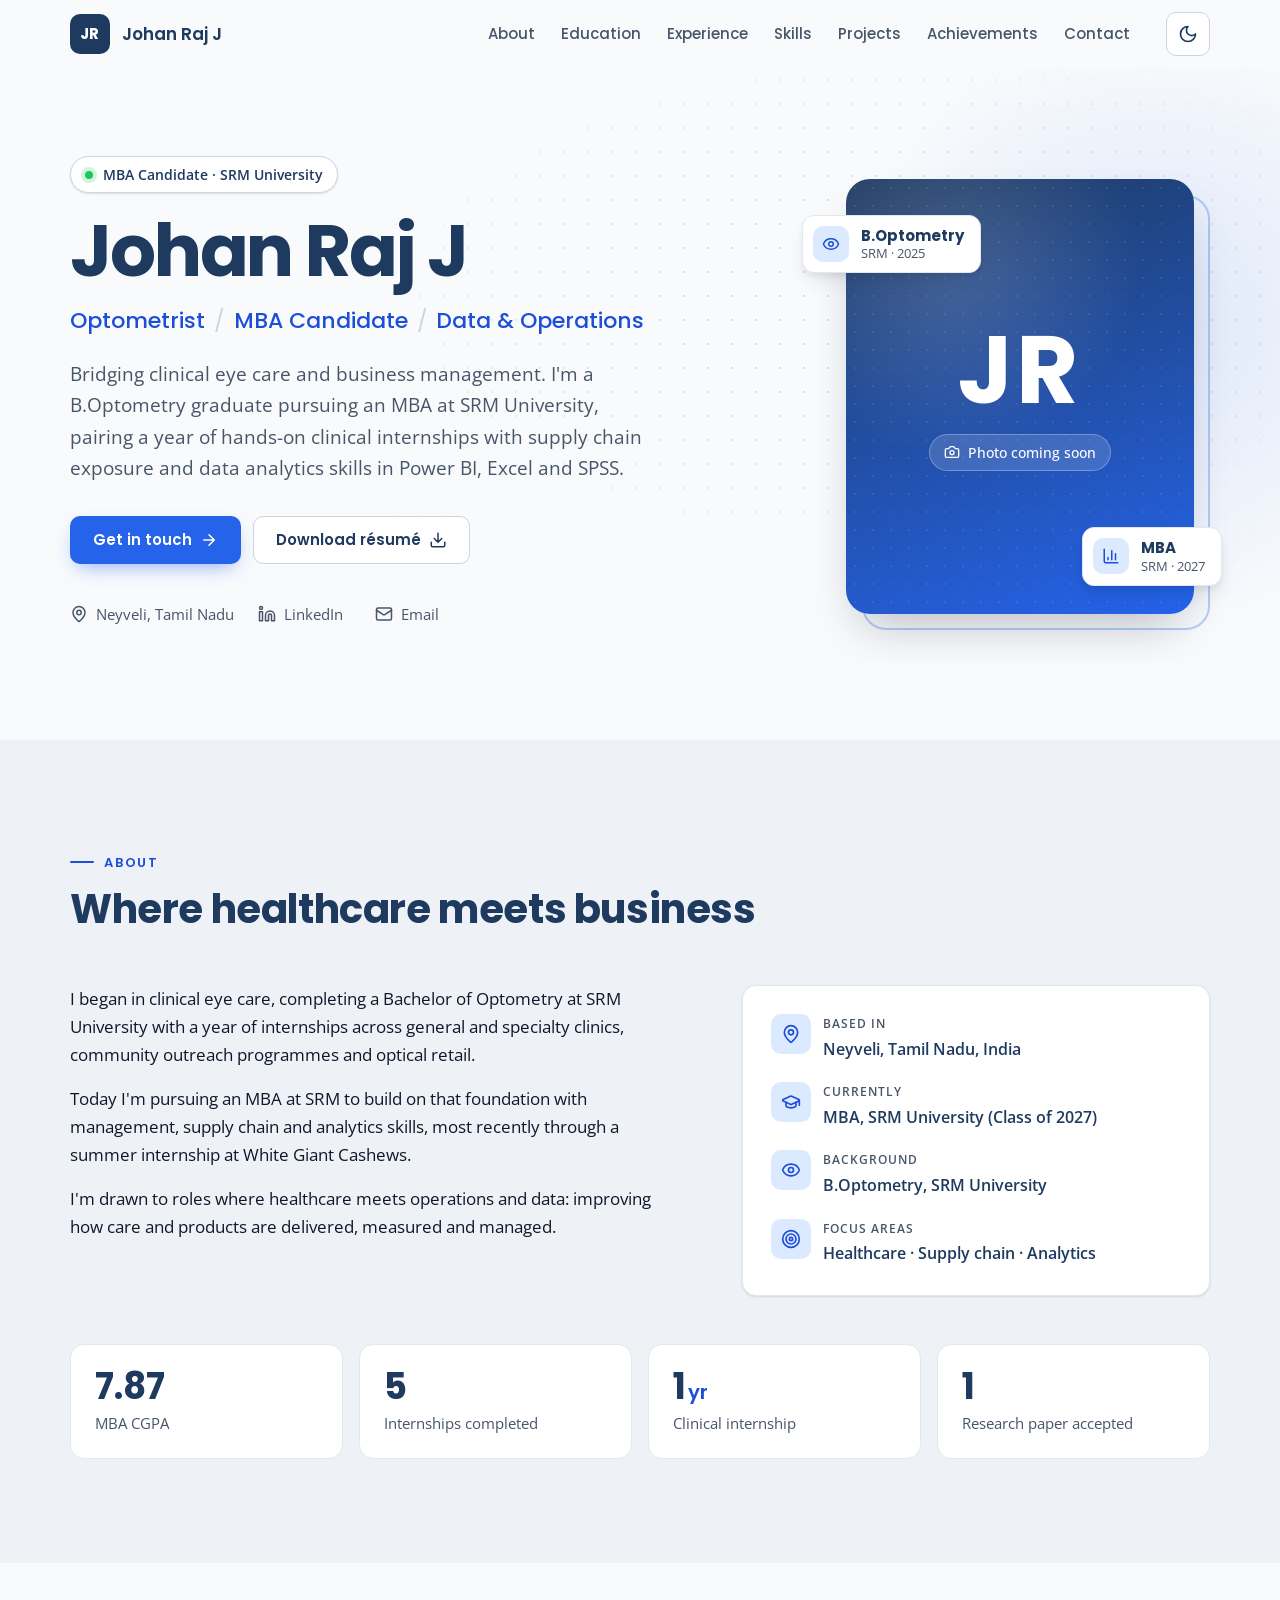
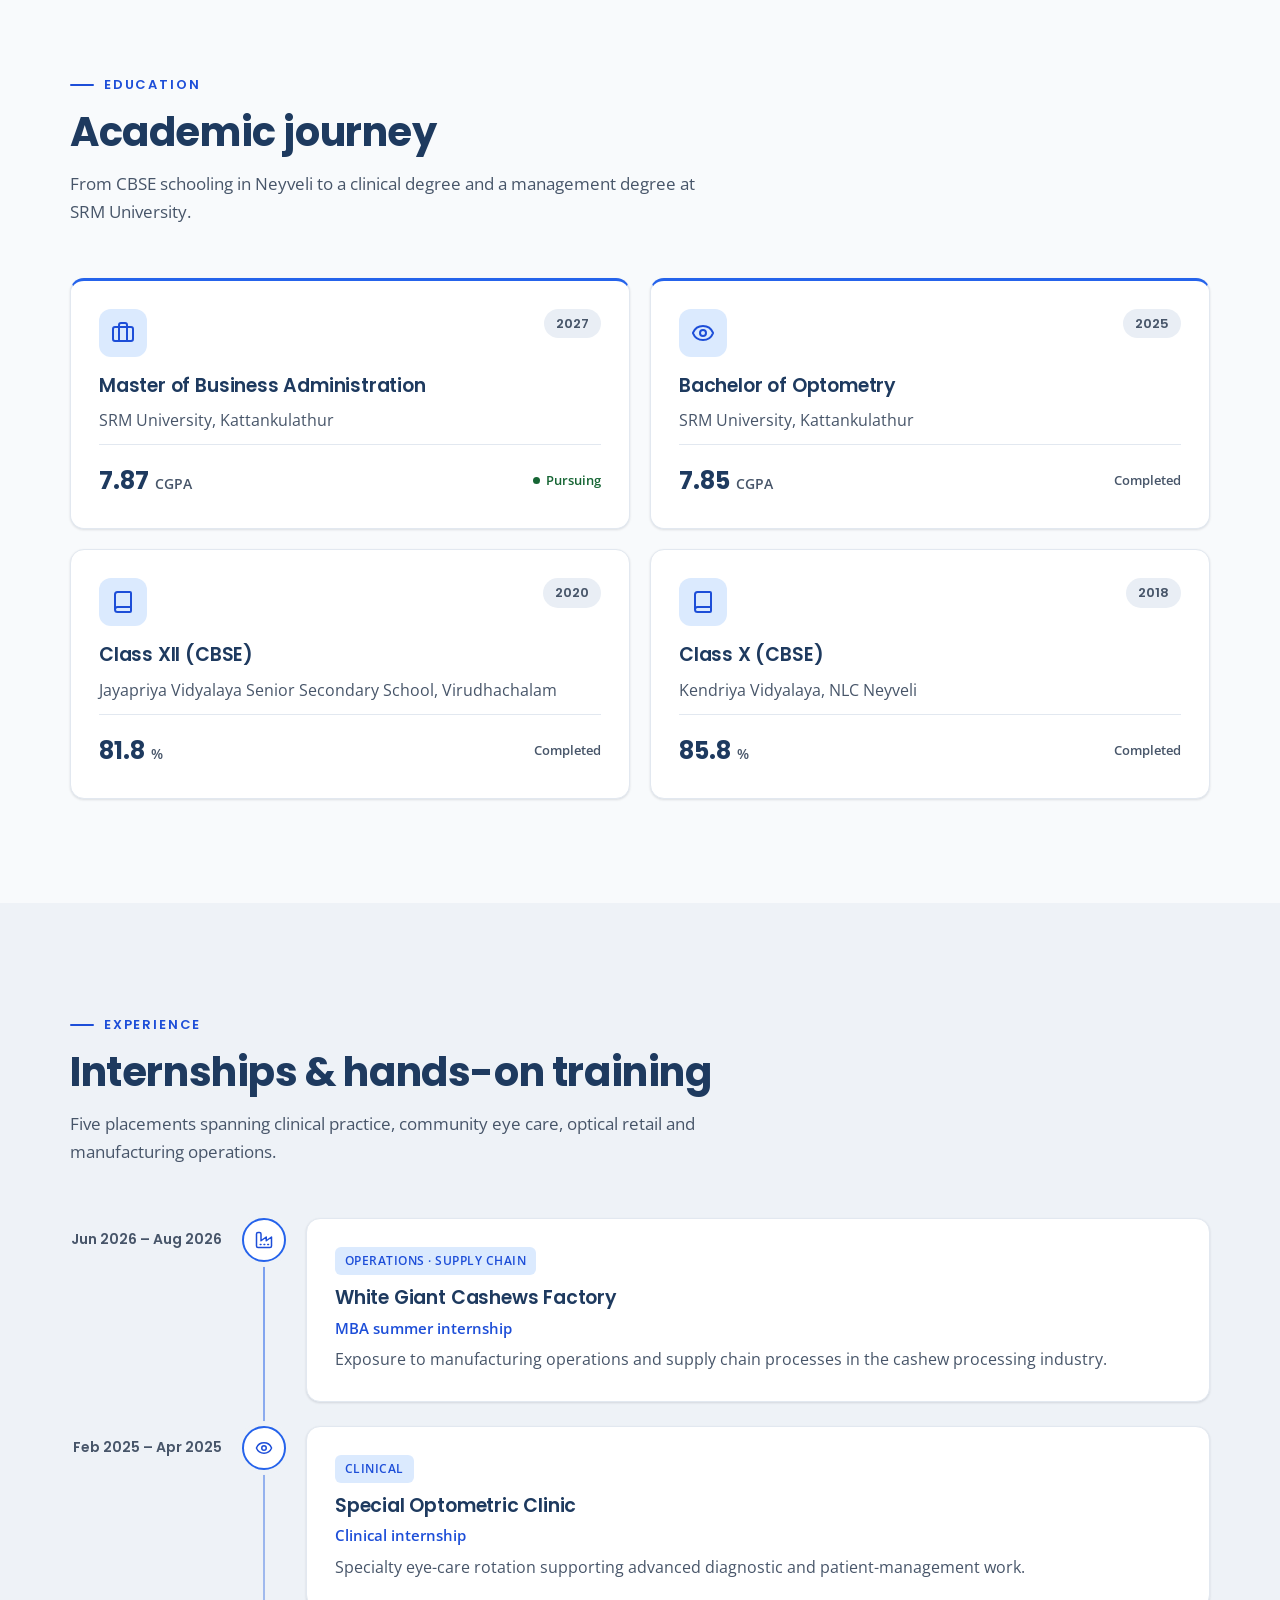
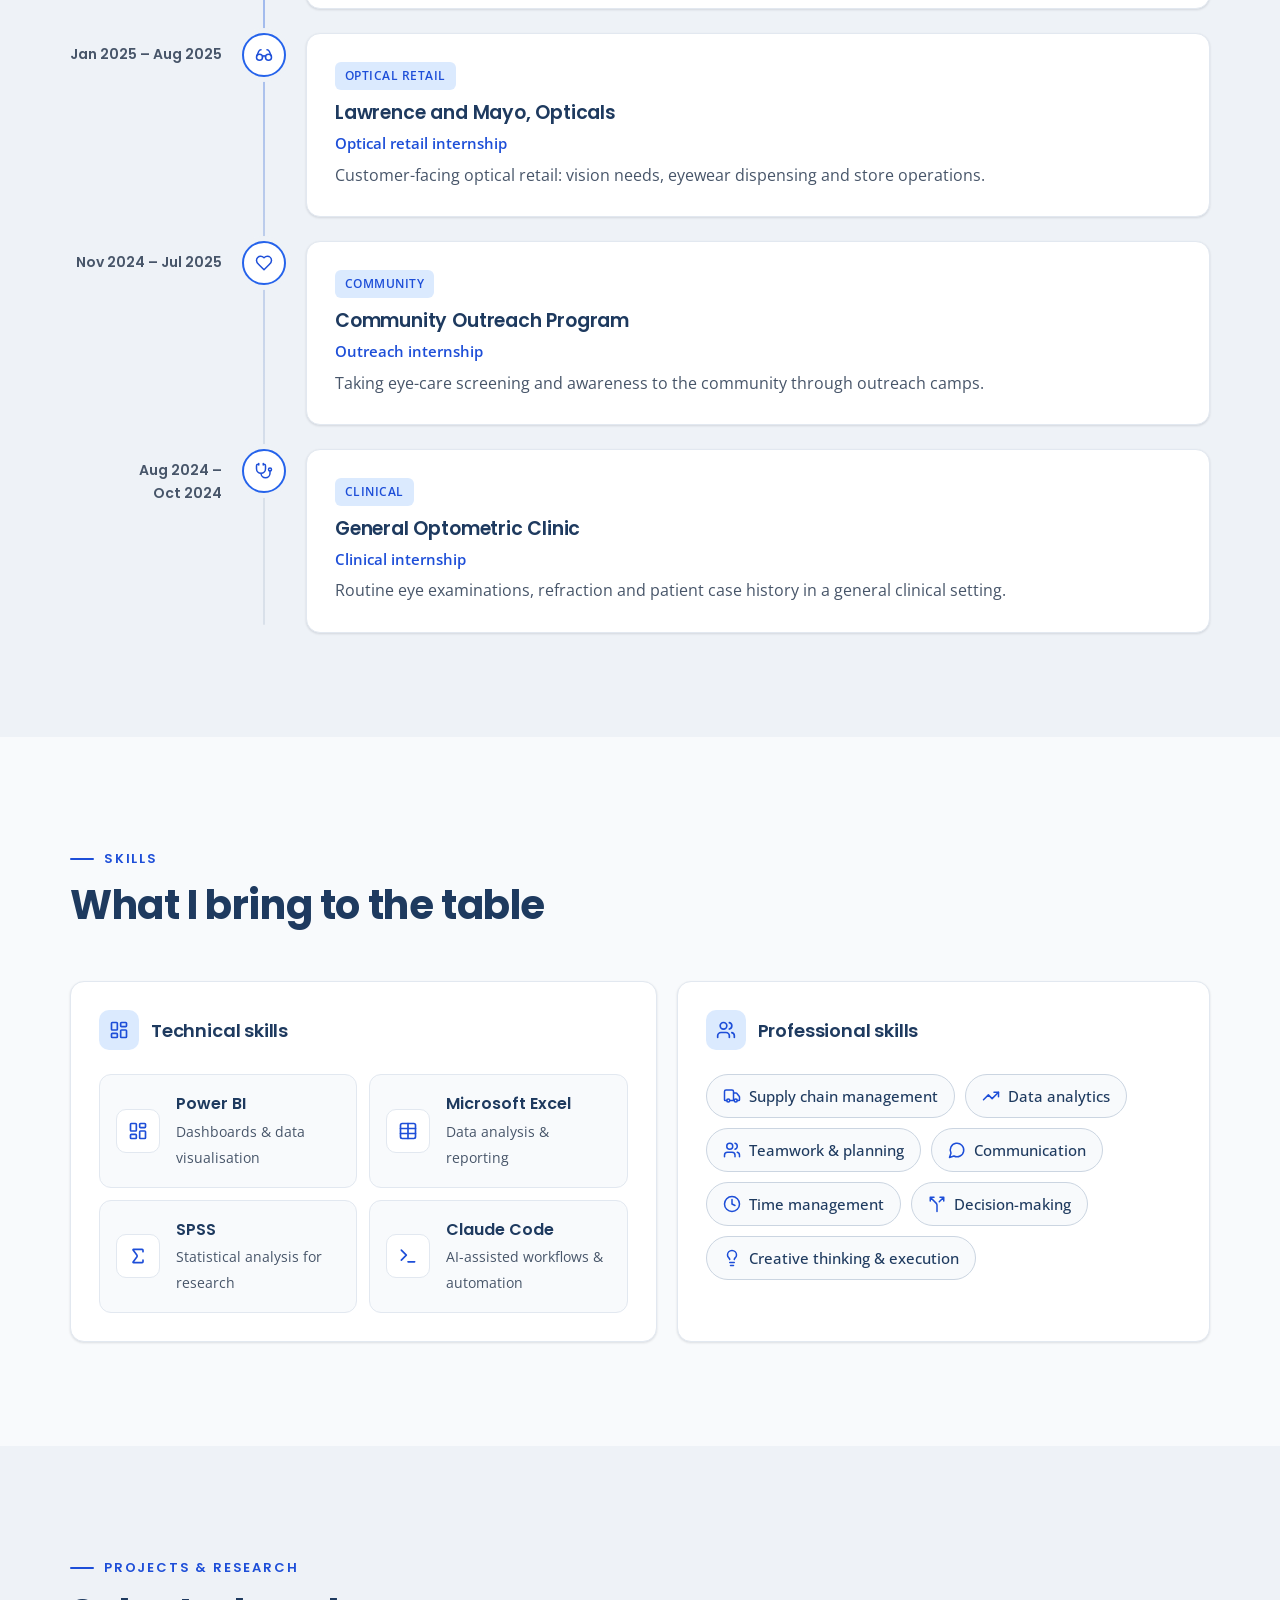
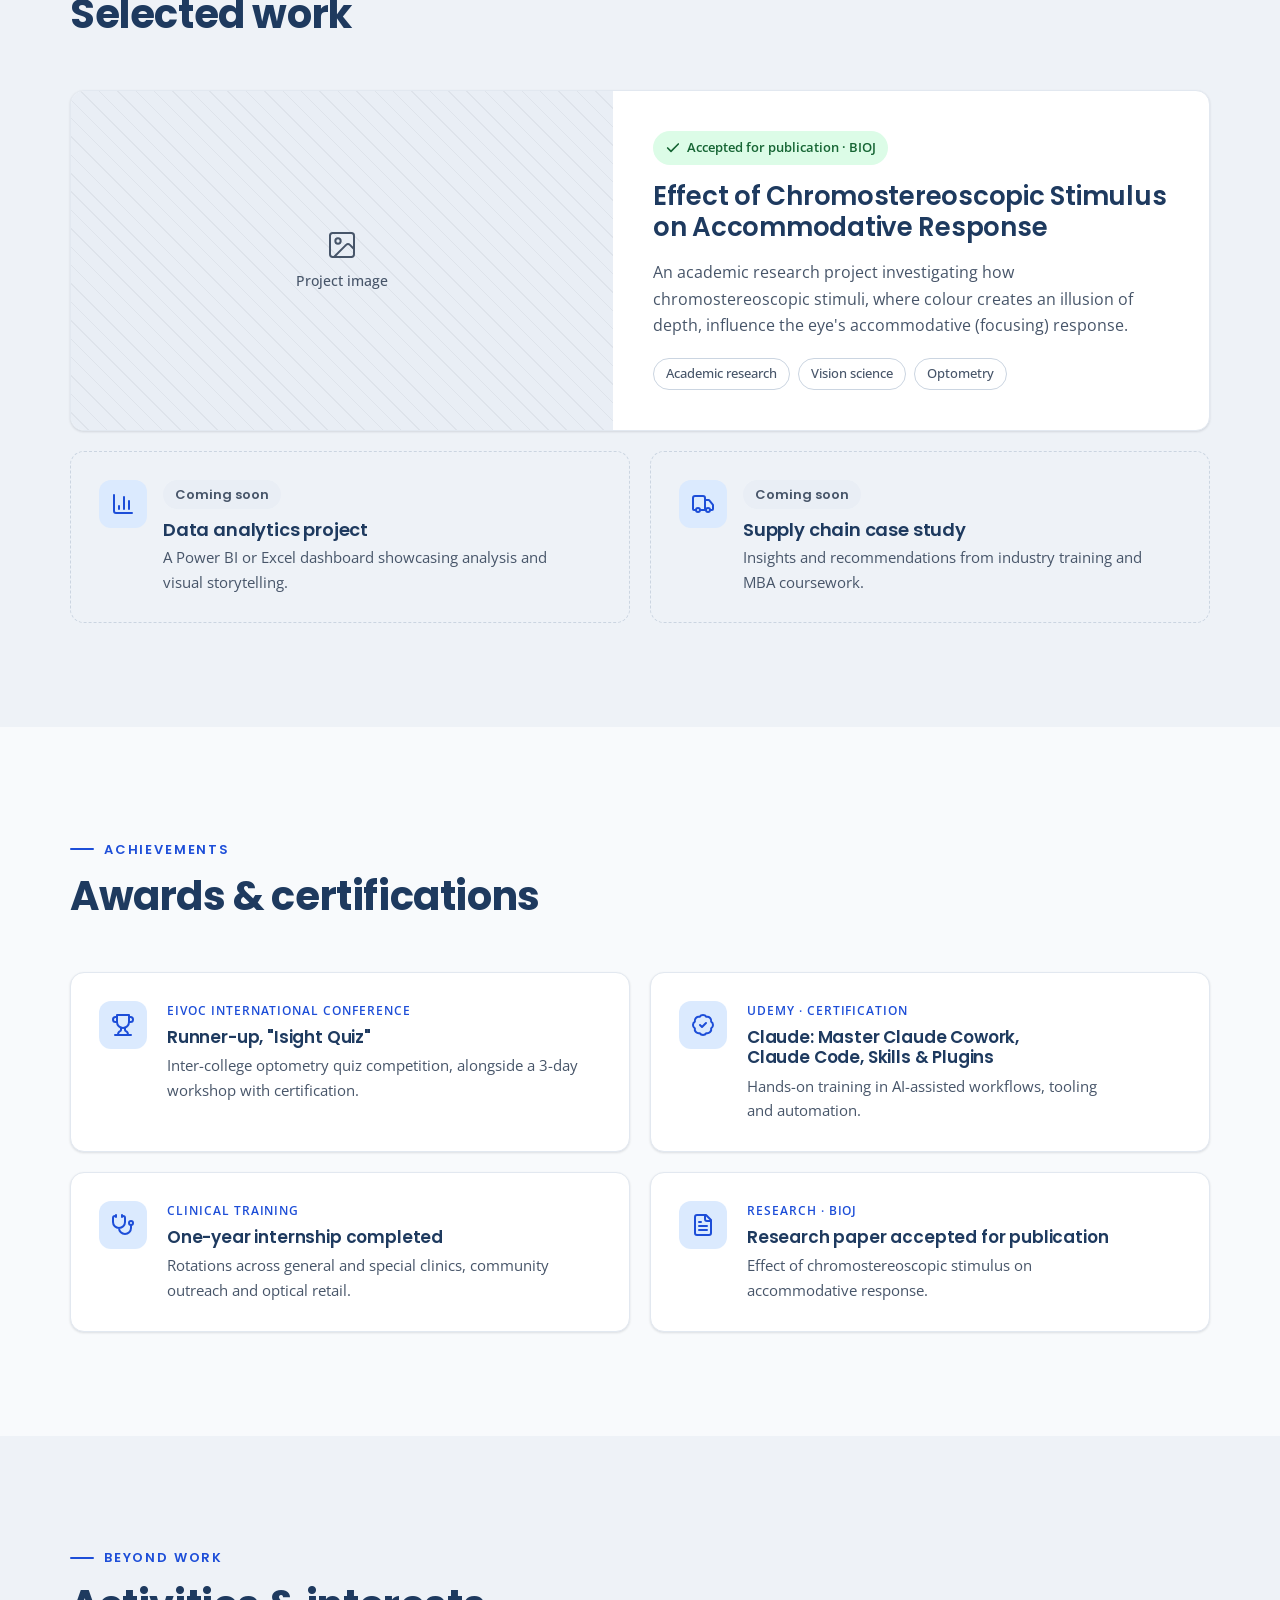
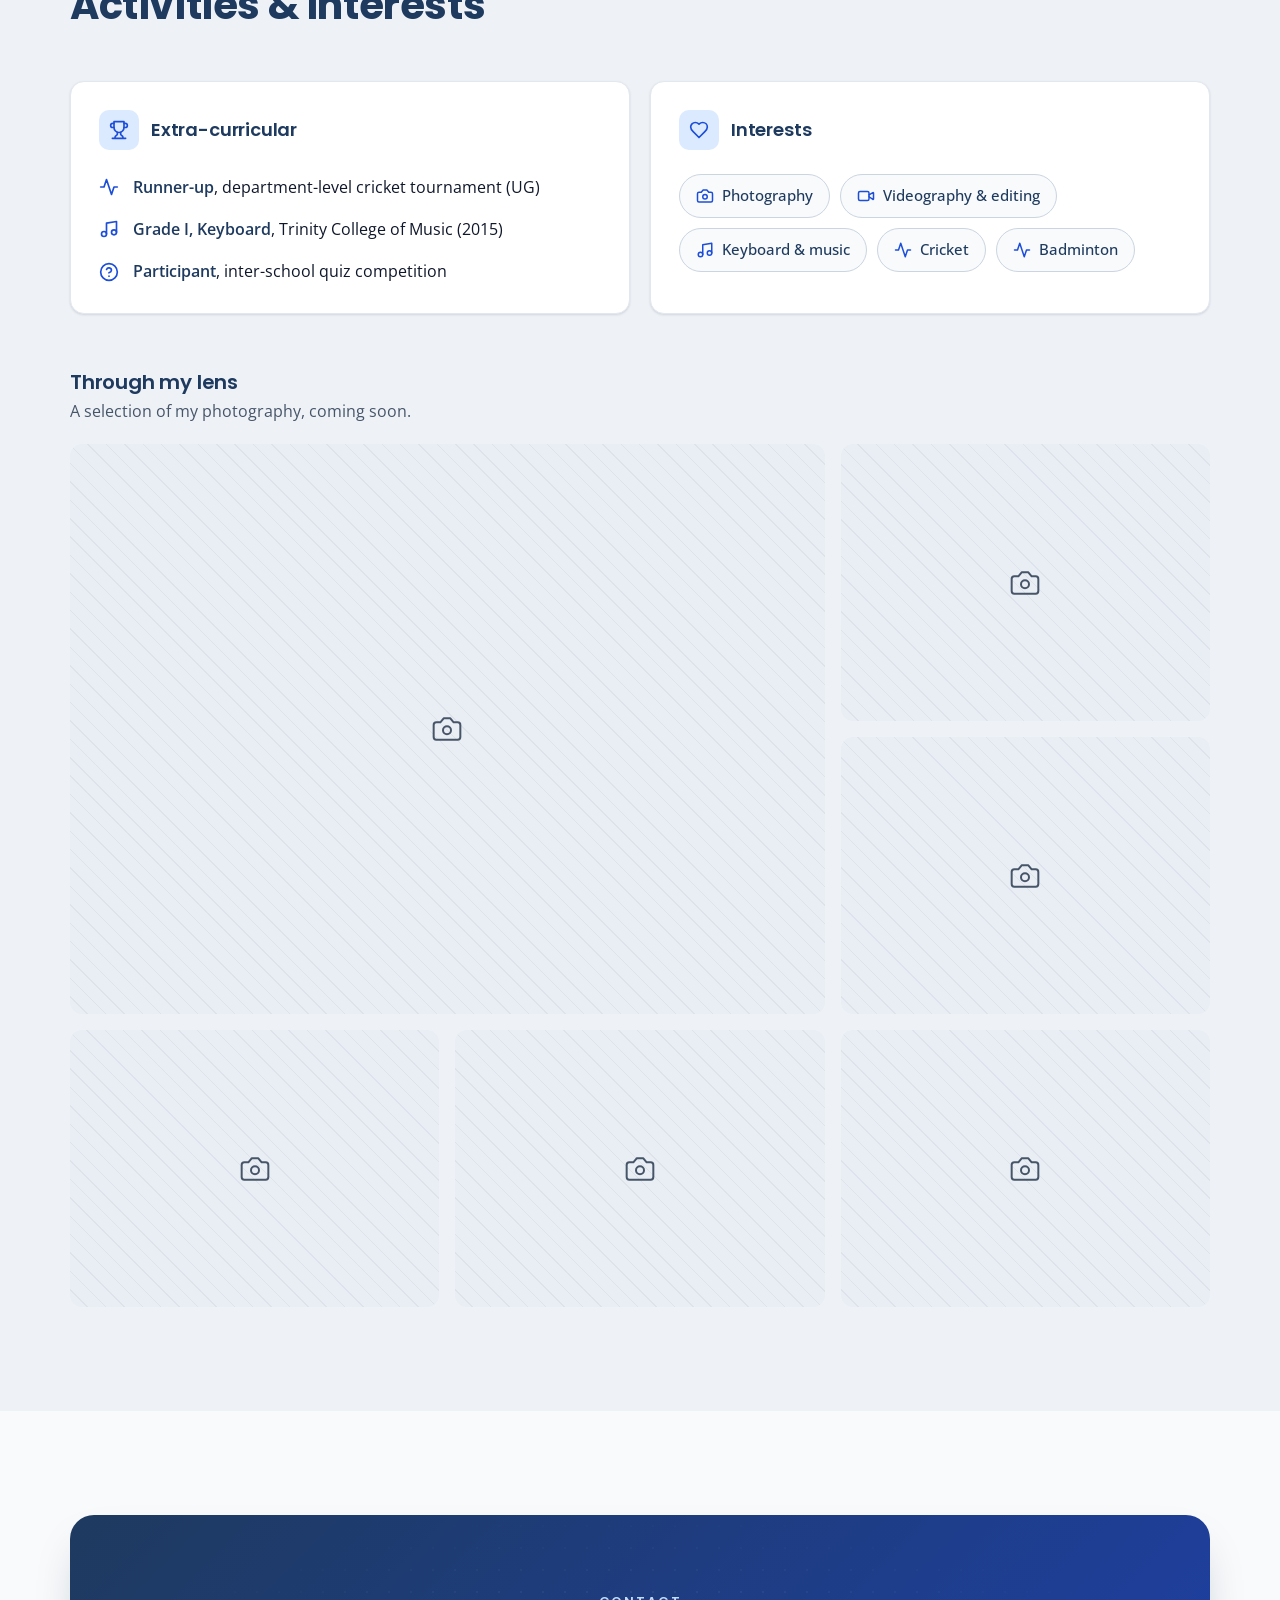
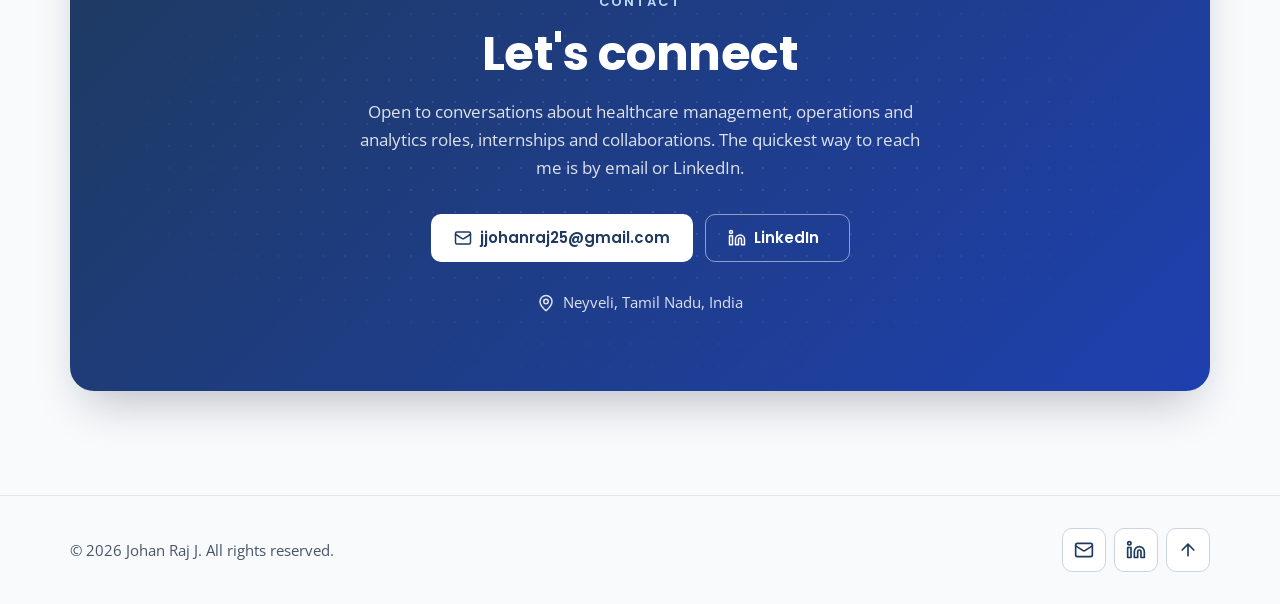
<file: previous-version/index.html>
<!DOCTYPE html>
<html lang="en">
<head>
  <meta charset="UTF-8">
  <meta name="viewport" content="width=device-width, initial-scale=1">
  <title>Johan Raj J — Optometrist &amp; MBA Candidate</title>
  <meta name="description" content="Portfolio of Johan Raj J, a B.Optometry graduate and MBA candidate at SRM University, bridging healthcare, data analytics and operations.">
  <meta name="author" content="Johan Raj J">
  <meta name="theme-color" content="#F8FAFC" media="(prefers-color-scheme: light)">
  <meta name="theme-color" content="#0B1120" media="(prefers-color-scheme: dark)">

  <!-- Open Graph / social preview (add og:image once a photo is ready) -->
  <meta property="og:type" content="website">
  <meta property="og:title" content="Johan Raj J — Optometrist &amp; MBA Candidate">
  <meta property="og:description" content="Bridging clinical eye care with business, data and operations.">
  <!-- <meta property="og:image" content="https://YOUR-DOMAIN/assets/images/og-cover.jpg"> -->

  <link rel="icon" href="assets/favicon.svg" type="image/svg+xml">

  <!-- Set theme before first paint to avoid a flash of the wrong theme -->
  <script>
    (function () {
      var d = document.documentElement;
      d.classList.add('js');
      var t;
      try { t = localStorage.getItem('theme'); } catch (e) {}
      if (t !== 'light' && t !== 'dark') {
        t = window.matchMedia('(prefers-color-scheme: dark)').matches ? 'dark' : 'light';
      }
      d.setAttribute('data-theme', t);
    })();
  </script>

  <link rel="preconnect" href="https://fonts.googleapis.com">
  <link rel="preconnect" href="https://fonts.gstatic.com" crossorigin>
  <link rel="stylesheet" href="https://fonts.googleapis.com/css2?family=Open+Sans:wght@400;500;600&family=Poppins:wght@500;600;700&display=swap">
  <link rel="stylesheet" href="css/styles.css">

  <script type="application/ld+json">
  {
    "@context": "https://schema.org",
    "@type": "Person",
    "name": "Johan Raj J",
    "jobTitle": "MBA Candidate",
    "email": "mailto:jjohanraj25@gmail.com",
    "alumniOf": { "@type": "CollegeOrUniversity", "name": "SRM University, Kattankulathur" },
    "address": { "@type": "PostalAddress", "addressLocality": "Neyveli", "addressRegion": "Tamil Nadu", "addressCountry": "IN" },
    "knowsAbout": ["Optometry", "Healthcare management", "Supply chain management", "Data analytics", "Power BI", "Microsoft Excel", "SPSS"],
    "sameAs": ["https://www.linkedin.com/in/johan-raj-b24454330"]
  }
  </script>
</head>
<body>

  <!-- ============ SVG icon sprite (Lucide-style, stroke icons) ============ -->
  <svg class="sprite" xmlns="http://www.w3.org/2000/svg" aria-hidden="true" focusable="false">
    <symbol id="i-mail" viewBox="0 0 24 24"><rect width="20" height="16" x="2" y="4" rx="2"/><path d="m22 7-8.97 5.7a1.94 1.94 0 0 1-2.06 0L2 7"/></symbol>
    <symbol id="i-linkedin" viewBox="0 0 24 24"><path d="M16 8a6 6 0 0 1 6 6v7h-4v-7a2 2 0 0 0-2-2 2 2 0 0 0-2 2v7h-4v-7a6 6 0 0 1 6-6z"/><rect width="4" height="12" x="2" y="9"/><circle cx="4" cy="4" r="2"/></symbol>
    <symbol id="i-pin" viewBox="0 0 24 24"><path d="M20 10c0 4.993-5.539 10.193-7.399 11.799a1 1 0 0 1-1.202 0C9.539 20.193 4 14.993 4 10a8 8 0 0 1 16 0"/><circle cx="12" cy="10" r="3"/></symbol>
    <symbol id="i-sun" viewBox="0 0 24 24"><circle cx="12" cy="12" r="4"/><path d="M12 2v2M12 20v2m-7.07-14.07 1.41 1.41m11.32 11.32 1.41 1.41M2 12h2m16 0h2M6.34 17.66l-1.41 1.41M19.07 4.93l-1.41 1.41"/></symbol>
    <symbol id="i-moon" viewBox="0 0 24 24"><path d="M12 3a6 6 0 0 0 9 9 9 9 0 1 1-9-9Z"/></symbol>
    <symbol id="i-menu" viewBox="0 0 24 24"><path d="M4 6h16M4 12h16M4 18h16"/></symbol>
    <symbol id="i-x" viewBox="0 0 24 24"><path d="M18 6 6 18M6 6l12 12"/></symbol>
    <symbol id="i-arrow-right" viewBox="0 0 24 24"><path d="M5 12h14m-7-7 7 7-7 7"/></symbol>
    <symbol id="i-arrow-up" viewBox="0 0 24 24"><path d="m5 12 7-7 7 7M12 19V5"/></symbol>
    <symbol id="i-download" viewBox="0 0 24 24"><path d="M21 15v4a2 2 0 0 1-2 2H5a2 2 0 0 1-2-2v-4"/><path d="m7 10 5 5 5-5M12 15V3"/></symbol>
    <symbol id="i-external" viewBox="0 0 24 24"><path d="M15 3h6v6M10 14 21 3M18 13v6a2 2 0 0 1-2 2H5a2 2 0 0 1-2-2V8a2 2 0 0 1 2-2h6"/></symbol>
    <symbol id="i-grad" viewBox="0 0 24 24"><path d="M21.42 10.922a1 1 0 0 0-.019-1.838L12.83 5.18a2 2 0 0 0-1.66 0L2.6 9.08a1 1 0 0 0 0 1.832l8.57 3.908a2 2 0 0 0 1.66 0z"/><path d="M22 10v6M6 12.5V16a6 3 0 0 0 12 0v-3.5"/></symbol>
    <symbol id="i-book" viewBox="0 0 24 24"><path d="M4 19.5v-15A2.5 2.5 0 0 1 6.5 2H19a1 1 0 0 1 1 1v18a1 1 0 0 1-1 1H6.5a1 1 0 0 1 0-5H20"/></symbol>
    <symbol id="i-briefcase" viewBox="0 0 24 24"><path d="M16 20V4a2 2 0 0 0-2-2h-4a2 2 0 0 0-2 2v16"/><rect width="20" height="14" x="2" y="6" rx="2"/></symbol>
    <symbol id="i-eye" viewBox="0 0 24 24"><path d="M2.062 12.348a1 1 0 0 1 0-.696 10.75 10.75 0 0 1 19.876 0 1 1 0 0 1 0 .696 10.75 10.75 0 0 1-19.876 0"/><circle cx="12" cy="12" r="3"/></symbol>
    <symbol id="i-chart" viewBox="0 0 24 24"><path d="M3 3v16a2 2 0 0 0 2 2h16M18 17V9M13 17V5M8 17v-3"/></symbol>
    <symbol id="i-users" viewBox="0 0 24 24"><path d="M16 21v-2a4 4 0 0 0-4-4H6a4 4 0 0 0-4 4v2"/><circle cx="9" cy="7" r="4"/><path d="M22 21v-2a4 4 0 0 0-3-3.87M16 3.13a4 4 0 0 1 0 7.75"/></symbol>
    <symbol id="i-message" viewBox="0 0 24 24"><path d="M7.9 20A9 9 0 1 0 4 16.1L2 22Z"/></symbol>
    <symbol id="i-clock" viewBox="0 0 24 24"><circle cx="12" cy="12" r="10"/><path d="M12 6v6l4 2"/></symbol>
    <symbol id="i-split" viewBox="0 0 24 24"><path d="M16 3h5v5M8 3H3v5M12 22v-8.3a4 4 0 0 0-1.172-2.872L3 3m12 6 6-6"/></symbol>
    <symbol id="i-bulb" viewBox="0 0 24 24"><path d="M15 14c.2-1 .7-1.7 1.5-2.5 1-.9 1.5-2.2 1.5-3.5A6 6 0 0 0 6 8c0 1 .2 2.2 1.5 3.5.7.7 1.3 1.5 1.5 2.5M9 18h6M10 22h4"/></symbol>
    <symbol id="i-truck" viewBox="0 0 24 24"><path d="M14 18V6a2 2 0 0 0-2-2H4a2 2 0 0 0-2 2v11a1 1 0 0 0 1 1h2m10 0H9m10 0h2a1 1 0 0 0 1-1v-3.65a1 1 0 0 0-.22-.624l-3.48-4.35A1 1 0 0 0 17.52 8H14"/><circle cx="17" cy="18" r="2"/><circle cx="7" cy="18" r="2"/></symbol>
    <symbol id="i-trend" viewBox="0 0 24 24"><path d="M22 7 13.5 15.5 8.5 10.5 2 17"/><path d="M16 7h6v6"/></symbol>
    <symbol id="i-dashboard" viewBox="0 0 24 24"><rect width="7" height="9" x="3" y="3" rx="1"/><rect width="7" height="5" x="14" y="3" rx="1"/><rect width="7" height="9" x="14" y="12" rx="1"/><rect width="7" height="5" x="3" y="16" rx="1"/></symbol>
    <symbol id="i-terminal" viewBox="0 0 24 24"><path d="m4 17 6-6-6-6M12 19h8"/></symbol>
    <symbol id="i-table" viewBox="0 0 24 24"><rect width="18" height="18" x="3" y="3" rx="2"/><path d="M12 3v18M3 9h18M3 15h18"/></symbol>
    <symbol id="i-sigma" viewBox="0 0 24 24"><path d="M18 7V5a1 1 0 0 0-1-1H6.5a.5.5 0 0 0-.4.8l4.5 6a2 2 0 0 1 0 2.4l-4.5 6a.5.5 0 0 0 .4.8H17a1 1 0 0 0 1-1v-2"/></symbol>
    <symbol id="i-trophy" viewBox="0 0 24 24"><path d="M6 9H4.5a2.5 2.5 0 0 1 0-5H6m12 5h1.5a2.5 2.5 0 0 0 0-5H18M4 22h16M10 14.66V17c0 .55-.47.98-.97 1.21C7.85 18.75 7 20.24 7 22m7-7.34V17c0 .55.47.98.97 1.21C16.15 18.75 17 20.24 17 22"/><path d="M18 2H6v7a6 6 0 0 0 12 0V2Z"/></symbol>
    <symbol id="i-badge" viewBox="0 0 24 24"><path d="M3.85 8.62a4 4 0 0 1 4.78-4.77 4 4 0 0 1 6.74 0 4 4 0 0 1 4.78 4.78 4 4 0 0 1 0 6.74 4 4 0 0 1-4.77 4.78 4 4 0 0 1-6.75 0 4 4 0 0 1-4.78-4.77 4 4 0 0 1 0-6.76Z"/><path d="m9 12 2 2 4-4"/></symbol>
    <symbol id="i-check" viewBox="0 0 24 24"><path d="M20 6 9 17l-5-5"/></symbol>
    <symbol id="i-stethoscope" viewBox="0 0 24 24"><path d="M11 2v2M5 2v2M5 3H4a2 2 0 0 0-2 2v4a6 6 0 0 0 12 0V5a2 2 0 0 0-2-2h-1M8 15a6 6 0 0 0 12 0v-3"/><circle cx="20" cy="10" r="2"/></symbol>
    <symbol id="i-heart" viewBox="0 0 24 24"><path d="M19 14c1.49-1.46 3-3.21 3-5.5A5.5 5.5 0 0 0 16.5 3c-1.76 0-3 .5-4.5 2-1.5-1.5-2.74-2-4.5-2A5.5 5.5 0 0 0 2 8.5c0 2.3 1.5 4.05 3 5.5l7 7Z"/></symbol>
    <symbol id="i-glasses" viewBox="0 0 24 24"><circle cx="6" cy="15" r="4"/><circle cx="18" cy="15" r="4"/><path d="M14 15a2 2 0 0 0-4 0M2.5 13 5 7c.7-1.3 1.4-2 3-2m13.5 8L19 7c-.7-1.3-1.5-2-3-2"/></symbol>
    <symbol id="i-factory" viewBox="0 0 24 24"><path d="M2 20a2 2 0 0 0 2 2h16a2 2 0 0 0 2-2V8l-7 5V8l-7 5V4a2 2 0 0 0-2-2H4a2 2 0 0 0-2 2Z"/><path d="M17 18h1m-6 0h1m-6 0h1"/></symbol>
    <symbol id="i-file" viewBox="0 0 24 24"><path d="M15 2H6a2 2 0 0 0-2 2v16a2 2 0 0 0 2 2h12a2 2 0 0 0 2-2V7Z"/><path d="M14 2v4a2 2 0 0 0 2 2h4M16 13H8m8 4H8m2-8H8"/></symbol>
    <symbol id="i-image" viewBox="0 0 24 24"><rect width="18" height="18" x="3" y="3" rx="2"/><circle cx="9" cy="9" r="2"/><path d="m21 15-3.086-3.086a2 2 0 0 0-2.828 0L6 21"/></symbol>
    <symbol id="i-camera" viewBox="0 0 24 24"><path d="M14.5 4h-5L7 7H4a2 2 0 0 0-2 2v9a2 2 0 0 0 2 2h16a2 2 0 0 0 2-2V9a2 2 0 0 0-2-2h-3l-2.5-3z"/><circle cx="12" cy="13" r="3"/></symbol>
    <symbol id="i-video" viewBox="0 0 24 24"><path d="m16 13 5.223 3.482a.5.5 0 0 0 .777-.416V7.87a.5.5 0 0 0-.752-.432L16 10.5"/><rect x="2" y="6" width="14" height="12" rx="2"/></symbol>
    <symbol id="i-music" viewBox="0 0 24 24"><path d="M9 18V5l12-2v13"/><circle cx="6" cy="18" r="3"/><circle cx="18" cy="16" r="3"/></symbol>
    <symbol id="i-help" viewBox="0 0 24 24"><circle cx="12" cy="12" r="10"/><path d="M9.09 9a3 3 0 0 1 5.83 1c0 2-3 3-3 3M12 17h.01"/></symbol>
    <symbol id="i-plus" viewBox="0 0 24 24"><path d="M5 12h14M12 5v14"/></symbol>
    <symbol id="i-target" viewBox="0 0 24 24"><circle cx="12" cy="12" r="10"/><circle cx="12" cy="12" r="6"/><circle cx="12" cy="12" r="2"/></symbol>
    <symbol id="i-activity" viewBox="0 0 24 24"><path d="M22 12h-4l-3 9L9 3l-3 9H2"/></symbol>
  </svg>

  <a class="skip-link" href="#main">Skip to content</a>

  <!-- ============ Header ============ -->
  <header class="site-header" data-header>
    <div class="container header__inner">
      <a class="brand" href="#home" aria-label="Johan Raj J, back to top">
        <span class="brand__mark" aria-hidden="true">JR</span>
        <span class="brand__name">Johan Raj J</span>
      </a>

      <nav class="site-nav" id="site-nav" aria-label="Primary">
        <ul>
          <li><a href="#about">About</a></li>
          <li><a href="#education">Education</a></li>
          <li><a href="#experience">Experience</a></li>
          <li><a href="#skills">Skills</a></li>
          <li><a href="#projects">Projects</a></li>
          <li><a href="#achievements">Achievements</a></li>
          <li><a href="#contact">Contact</a></li>
        </ul>
      </nav>

      <div class="header__actions">
        <button class="icon-btn" type="button" data-theme-toggle aria-label="Switch to dark theme">
          <svg class="icon icon--moon" aria-hidden="true"><use href="#i-moon"/></svg>
          <svg class="icon icon--sun" aria-hidden="true"><use href="#i-sun"/></svg>
        </button>
        <button class="icon-btn nav-toggle" type="button" data-nav-toggle aria-controls="site-nav" aria-expanded="false" aria-label="Open menu">
          <svg class="icon icon--menu" aria-hidden="true"><use href="#i-menu"/></svg>
          <svg class="icon icon--close" aria-hidden="true"><use href="#i-x"/></svg>
        </button>
      </div>
    </div>
  </header>

  <main id="main">

    <!-- ============ Hero ============ -->
    <section class="hero" id="home" aria-labelledby="hero-title">
      <div class="container hero__grid">
        <div class="hero__content">
          <p class="hero__badge reveal"><span class="dot" aria-hidden="true"></span>MBA Candidate · SRM University</p>
          <h1 class="hero__title reveal" id="hero-title">Johan Raj J</h1>
          <p class="hero__role reveal">
            <span>Optometrist</span> <span class="sep" aria-hidden="true">/</span> <span>MBA Candidate</span> <span class="sep" aria-hidden="true">/</span> <span>Data &amp; Operations</span>
          </p>
          <p class="hero__lead reveal">
            Bridging clinical eye care and business management. I'm a B.Optometry graduate pursuing an MBA at
            SRM University, pairing a year of hands-on clinical internships with supply chain exposure and
            data analytics skills in Power&nbsp;BI, Excel and SPSS.
          </p>
          <div class="hero__actions reveal">
            <a class="btn btn--primary" href="#contact">
              Get in touch
              <svg class="icon icon--arrow" aria-hidden="true"><use href="#i-arrow-right"/></svg>
            </a>
            <!-- RESUME: add a public copy (without phone/home address) at assets/resume.pdf -->
            <a class="btn btn--ghost" href="assets/resume.pdf" download>
              Download résumé
              <svg class="icon" aria-hidden="true"><use href="#i-download"/></svg>
            </a>
          </div>
          <ul class="hero__meta reveal">
            <li>
              <svg class="icon" aria-hidden="true"><use href="#i-pin"/></svg>
              Neyveli, Tamil Nadu
            </li>
            <li>
              <a href="https://www.linkedin.com/in/johan-raj-b24454330" target="_blank" rel="noopener noreferrer">
                <svg class="icon" aria-hidden="true"><use href="#i-linkedin"/></svg>
                LinkedIn<span class="visually-hidden"> (opens in a new tab)</span>
              </a>
            </li>
            <li>
              <a href="mailto:jjohanraj25@gmail.com">
                <svg class="icon" aria-hidden="true"><use href="#i-mail"/></svg>
                Email
              </a>
            </li>
          </ul>
        </div>

        <div class="hero__visual reveal">
          <figure class="portrait">
            <!-- PHOTO: replace the placeholder div below with:
                 <img src="assets/images/profile.jpg" alt="Portrait of Johan Raj J" width="800" height="1000" fetchpriority="high"> -->
            <div class="portrait__placeholder" role="img" aria-label="Profile photo placeholder">
              <span class="portrait__initials" aria-hidden="true">JR</span>
              <span class="portrait__hint" aria-hidden="true">
                <svg class="icon" aria-hidden="true"><use href="#i-camera"/></svg>
                Photo coming soon
              </span>
            </div>
          </figure>
          <div class="float-card float-card--top" aria-hidden="true">
            <span class="float-card__icon"><svg class="icon"><use href="#i-eye"/></svg></span>
            <span><strong>B.Optometry</strong><span>SRM · 2025</span></span>
          </div>
          <div class="float-card float-card--bottom" aria-hidden="true">
            <span class="float-card__icon"><svg class="icon"><use href="#i-chart"/></svg></span>
            <span><strong>MBA</strong><span>SRM · 2027</span></span>
          </div>
        </div>
      </div>
    </section>

    <!-- ============ About ============ -->
    <section class="section section--alt" id="about" aria-labelledby="about-title">
      <div class="container">
        <header class="section-head reveal">
          <p class="eyebrow">About</p>
          <h2 id="about-title">Where healthcare meets business</h2>
        </header>

        <div class="about__grid">
          <div class="about__text reveal">
            <p>
              I began in clinical eye care, completing a Bachelor of Optometry at SRM University with a year of
              internships across general and specialty clinics, community outreach programmes and optical retail.
            </p>
            <p>
              Today I'm pursuing an MBA at SRM to build on that foundation with management, supply chain and
              analytics skills, most recently through a summer internship at White Giant Cashews.
            </p>
            <p>
              I'm drawn to roles where healthcare meets operations and data: improving how care and products are
              delivered, measured and managed.
            </p>
          </div>

          <dl class="facts reveal">
            <div class="fact">
              <dt><span class="fact__icon"><svg class="icon" aria-hidden="true"><use href="#i-pin"/></svg></span>Based in</dt>
              <dd>Neyveli, Tamil Nadu, India</dd>
            </div>
            <div class="fact">
              <dt><span class="fact__icon"><svg class="icon" aria-hidden="true"><use href="#i-grad"/></svg></span>Currently</dt>
              <dd>MBA, SRM University (Class of 2027)</dd>
            </div>
            <div class="fact">
              <dt><span class="fact__icon"><svg class="icon" aria-hidden="true"><use href="#i-eye"/></svg></span>Background</dt>
              <dd>B.Optometry, SRM University</dd>
            </div>
            <div class="fact">
              <dt><span class="fact__icon"><svg class="icon" aria-hidden="true"><use href="#i-target"/></svg></span>Focus areas</dt>
              <dd>Healthcare · Supply chain · Analytics</dd>
            </div>
          </dl>
        </div>

        <ul class="stats" data-stagger aria-label="Highlights">
          <li class="stat reveal"><p class="stat__value">7.87</p><p class="stat__label">MBA CGPA</p></li>
          <li class="stat reveal"><p class="stat__value">5</p><p class="stat__label">Internships completed</p></li>
          <li class="stat reveal"><p class="stat__value">1<span>yr</span></p><p class="stat__label">Clinical internship</p></li>
          <li class="stat reveal"><p class="stat__value">1</p><p class="stat__label">Research paper accepted</p></li>
        </ul>
      </div>
    </section>

    <!-- ============ Education ============ -->
    <section class="section" id="education" aria-labelledby="education-title">
      <div class="container">
        <header class="section-head reveal">
          <p class="eyebrow">Education</p>
          <h2 id="education-title">Academic journey</h2>
          <p>From CBSE schooling in Neyveli to a clinical degree and a management degree at SRM University.</p>
        </header>

        <div class="edu-grid" data-stagger>
          <article class="card edu-card edu-card--featured reveal">
            <div class="edu-card__top">
              <span class="icon-tile"><svg class="icon" aria-hidden="true"><use href="#i-briefcase"/></svg></span>
              <span class="pill">2027</span>
            </div>
            <h3>Master of Business Administration</h3>
            <p class="edu-card__school">SRM University, Kattankulathur</p>
            <div class="edu-card__foot">
              <p class="score"><strong>7.87</strong> CGPA</p>
              <span class="status status--active">Pursuing</span>
            </div>
          </article>

          <article class="card edu-card edu-card--featured reveal">
            <div class="edu-card__top">
              <span class="icon-tile"><svg class="icon" aria-hidden="true"><use href="#i-eye"/></svg></span>
              <span class="pill">2025</span>
            </div>
            <h3>Bachelor of Optometry</h3>
            <p class="edu-card__school">SRM University, Kattankulathur</p>
            <div class="edu-card__foot">
              <p class="score"><strong>7.85</strong> CGPA</p>
              <span class="status">Completed</span>
            </div>
          </article>

          <article class="card edu-card reveal">
            <div class="edu-card__top">
              <span class="icon-tile"><svg class="icon" aria-hidden="true"><use href="#i-book"/></svg></span>
              <span class="pill">2020</span>
            </div>
            <h3>Class XII (CBSE)</h3>
            <p class="edu-card__school">Jayapriya Vidyalaya Senior Secondary School, Virudhachalam</p>
            <div class="edu-card__foot">
              <p class="score"><strong>81.8</strong> %</p>
              <span class="status">Completed</span>
            </div>
          </article>

          <article class="card edu-card reveal">
            <div class="edu-card__top">
              <span class="icon-tile"><svg class="icon" aria-hidden="true"><use href="#i-book"/></svg></span>
              <span class="pill">2018</span>
            </div>
            <h3>Class X (CBSE)</h3>
            <p class="edu-card__school">Kendriya Vidyalaya, NLC Neyveli</p>
            <div class="edu-card__foot">
              <p class="score"><strong>85.8</strong> %</p>
              <span class="status">Completed</span>
            </div>
          </article>
        </div>
      </div>
    </section>

    <!-- ============ Experience ============ -->
    <section class="section section--alt" id="experience" aria-labelledby="experience-title">
      <div class="container">
        <header class="section-head reveal">
          <p class="eyebrow">Experience</p>
          <h2 id="experience-title">Internships &amp; hands-on training</h2>
          <p>Five placements spanning clinical practice, community eye care, optical retail and manufacturing operations.</p>
        </header>

        <!-- CONTENT: the one-line descriptions below are drafts; refine them with specifics. -->
        <ol class="timeline">
          <li class="timeline__item reveal">
            <p class="timeline__date"><time datetime="2026-06-08">Jun 2026</time> – <time datetime="2026-08-28">Aug 2026</time></p>
            <span class="timeline__marker" aria-hidden="true"><svg class="icon"><use href="#i-factory"/></svg></span>
            <article class="card timeline__card">
              <span class="tag">Operations · Supply chain</span>
              <h3>White Giant Cashews Factory</h3>
              <p class="timeline__sub">MBA summer internship</p>
              <p>Exposure to manufacturing operations and supply chain processes in the cashew processing industry.</p>
            </article>
          </li>

          <li class="timeline__item reveal">
            <p class="timeline__date"><time datetime="2025-02-26">Feb 2025</time> – <time datetime="2025-04-11">Apr 2025</time></p>
            <span class="timeline__marker" aria-hidden="true"><svg class="icon"><use href="#i-eye"/></svg></span>
            <article class="card timeline__card">
              <span class="tag">Clinical</span>
              <h3>Special Optometric Clinic</h3>
              <p class="timeline__sub">Clinical internship</p>
              <p>Specialty eye-care rotation supporting advanced diagnostic and patient-management work.</p>
            </article>
          </li>

          <li class="timeline__item reveal">
            <p class="timeline__date"><time datetime="2025-01-02">Jan 2025</time> – <time datetime="2025-08-24">Aug 2025</time></p>
            <span class="timeline__marker" aria-hidden="true"><svg class="icon"><use href="#i-glasses"/></svg></span>
            <article class="card timeline__card">
              <span class="tag">Optical retail</span>
              <h3>Lawrence and Mayo, Opticals</h3>
              <p class="timeline__sub">Optical retail internship</p>
              <p>Customer-facing optical retail: vision needs, eyewear dispensing and store operations.</p>
            </article>
          </li>

          <li class="timeline__item reveal">
            <p class="timeline__date"><time datetime="2024-11-23">Nov 2024</time> – <time datetime="2025-07-11">Jul 2025</time></p>
            <span class="timeline__marker" aria-hidden="true"><svg class="icon"><use href="#i-heart"/></svg></span>
            <article class="card timeline__card">
              <span class="tag">Community</span>
              <h3>Community Outreach Program</h3>
              <p class="timeline__sub">Outreach internship</p>
              <p>Taking eye-care screening and awareness to the community through outreach camps.</p>
            </article>
          </li>

          <li class="timeline__item reveal">
            <p class="timeline__date"><time datetime="2024-08-21">Aug 2024</time> – <time datetime="2024-10-04">Oct 2024</time></p>
            <span class="timeline__marker" aria-hidden="true"><svg class="icon"><use href="#i-stethoscope"/></svg></span>
            <article class="card timeline__card">
              <span class="tag">Clinical</span>
              <h3>General Optometric Clinic</h3>
              <p class="timeline__sub">Clinical internship</p>
              <p>Routine eye examinations, refraction and patient case history in a general clinical setting.</p>
            </article>
          </li>
        </ol>
      </div>
    </section>

    <!-- ============ Skills ============ -->
    <section class="section" id="skills" aria-labelledby="skills-title">
      <div class="container">
        <header class="section-head reveal">
          <p class="eyebrow">Skills</p>
          <h2 id="skills-title">What I bring to the table</h2>
        </header>

        <div class="skills__grid">
          <div class="card panel reveal">
            <h3 class="panel__title">
              <span class="icon-tile icon-tile--sm"><svg class="icon" aria-hidden="true"><use href="#i-dashboard"/></svg></span>
              Technical skills
            </h3>
            <ul class="tech-grid">
              <li class="tech">
                <span class="tech__icon"><svg class="icon" aria-hidden="true"><use href="#i-dashboard"/></svg></span>
                <span><strong>Power BI</strong><span>Dashboards &amp; data visualisation</span></span>
              </li>
              <li class="tech">
                <span class="tech__icon"><svg class="icon" aria-hidden="true"><use href="#i-table"/></svg></span>
                <span><strong>Microsoft Excel</strong><span>Data analysis &amp; reporting</span></span>
              </li>
              <li class="tech">
                <span class="tech__icon"><svg class="icon" aria-hidden="true"><use href="#i-sigma"/></svg></span>
                <span><strong>SPSS</strong><span>Statistical analysis for research</span></span>
              </li>
              <li class="tech">
                <span class="tech__icon"><svg class="icon" aria-hidden="true"><use href="#i-terminal"/></svg></span>
                <span><strong>Claude Code</strong><span>AI-assisted workflows &amp; automation</span></span>
              </li>
            </ul>
          </div>

          <div class="card panel reveal">
            <h3 class="panel__title">
              <span class="icon-tile icon-tile--sm"><svg class="icon" aria-hidden="true"><use href="#i-users"/></svg></span>
              Professional skills
            </h3>
            <ul class="chips">
              <li class="chip"><svg class="icon" aria-hidden="true"><use href="#i-truck"/></svg>Supply chain management</li>
              <li class="chip"><svg class="icon" aria-hidden="true"><use href="#i-trend"/></svg>Data analytics</li>
              <li class="chip"><svg class="icon" aria-hidden="true"><use href="#i-users"/></svg>Teamwork &amp; planning</li>
              <li class="chip"><svg class="icon" aria-hidden="true"><use href="#i-message"/></svg>Communication</li>
              <li class="chip"><svg class="icon" aria-hidden="true"><use href="#i-clock"/></svg>Time management</li>
              <li class="chip"><svg class="icon" aria-hidden="true"><use href="#i-split"/></svg>Decision-making</li>
              <li class="chip"><svg class="icon" aria-hidden="true"><use href="#i-bulb"/></svg>Creative thinking &amp; execution</li>
            </ul>
          </div>
        </div>
      </div>
    </section>

    <!-- ============ Projects & Research ============ -->
    <section class="section section--alt" id="projects" aria-labelledby="projects-title">
      <div class="container">
        <header class="section-head reveal">
          <p class="eyebrow">Projects &amp; Research</p>
          <h2 id="projects-title">Selected work</h2>
        </header>

        <article class="card project project--featured reveal">
          <div class="project__media">
            <!-- IMAGE: replace the placeholder div with
                 <img src="assets/images/research.jpg" alt="Describe the image" width="1200" height="750" loading="lazy"> -->
            <div class="media-placeholder" role="img" aria-label="Research project image placeholder">
              <svg class="icon" aria-hidden="true"><use href="#i-image"/></svg>
              <span aria-hidden="true">Project image</span>
            </div>
          </div>
          <div class="project__body">
            <span class="badge badge--success">
              <svg class="icon" aria-hidden="true"><use href="#i-check"/></svg>
              Accepted for publication · BIOJ
            </span>
            <h3>Effect of Chromostereoscopic Stimulus on Accommodative Response</h3>
            <p>
              An academic research project investigating how chromostereoscopic stimuli, where colour creates an
              illusion of depth, influence the eye's accommodative (focusing) response.
            </p>
            <ul class="tags" aria-label="Topics">
              <li>Academic research</li>
              <li>Vision science</li>
              <li>Optometry</li>
            </ul>
          </div>
        </article>

        <!-- PLACEHOLDER SLOTS: swap these for real projects (e.g. a Power BI dashboard, an MBA case study). -->
        <div class="project-slots" data-stagger>
          <article class="project project--slot reveal">
            <span class="icon-tile"><svg class="icon" aria-hidden="true"><use href="#i-chart"/></svg></span>
            <div>
              <span class="pill">Coming soon</span>
              <h3>Data analytics project</h3>
              <p>A Power BI or Excel dashboard showcasing analysis and visual storytelling.</p>
            </div>
          </article>
          <article class="project project--slot reveal">
            <span class="icon-tile"><svg class="icon" aria-hidden="true"><use href="#i-truck"/></svg></span>
            <div>
              <span class="pill">Coming soon</span>
              <h3>Supply chain case study</h3>
              <p>Insights and recommendations from industry training and MBA coursework.</p>
            </div>
          </article>
        </div>
      </div>
    </section>

    <!-- ============ Achievements ============ -->
    <section class="section" id="achievements" aria-labelledby="achievements-title">
      <div class="container">
        <header class="section-head reveal">
          <p class="eyebrow">Achievements</p>
          <h2 id="achievements-title">Awards &amp; certifications</h2>
        </header>

        <div class="achievements" data-stagger>
          <article class="card achievement reveal">
            <span class="icon-tile"><svg class="icon" aria-hidden="true"><use href="#i-trophy"/></svg></span>
            <div>
              <p class="achievement__org">EIVOC International Conference</p>
              <h3>Runner-up, "Isight Quiz"</h3>
              <p>Inter-college optometry quiz competition, alongside a 3-day workshop with certification.</p>
            </div>
          </article>

          <article class="card achievement reveal">
            <span class="icon-tile"><svg class="icon" aria-hidden="true"><use href="#i-badge"/></svg></span>
            <div>
              <p class="achievement__org">Udemy · Certification</p>
              <h3>Claude: Master Claude Cowork, Claude Code, Skills &amp; Plugins</h3>
              <p>Hands-on training in AI-assisted workflows, tooling and automation.</p>
            </div>
          </article>

          <article class="card achievement reveal">
            <span class="icon-tile"><svg class="icon" aria-hidden="true"><use href="#i-stethoscope"/></svg></span>
            <div>
              <p class="achievement__org">Clinical training</p>
              <h3>One-year internship completed</h3>
              <p>Rotations across general and special clinics, community outreach and optical retail.</p>
            </div>
          </article>

          <article class="card achievement reveal">
            <span class="icon-tile"><svg class="icon" aria-hidden="true"><use href="#i-file"/></svg></span>
            <div>
              <p class="achievement__org">Research · BIOJ</p>
              <h3>Research paper accepted for publication</h3>
              <p>Effect of chromostereoscopic stimulus on accommodative response.</p>
            </div>
          </article>
        </div>
      </div>
    </section>

    <!-- ============ Beyond work ============ -->
    <section class="section section--alt" id="beyond" aria-labelledby="beyond-title">
      <div class="container">
        <header class="section-head reveal">
          <p class="eyebrow">Beyond work</p>
          <h2 id="beyond-title">Activities &amp; interests</h2>
        </header>

        <div class="beyond__grid">
          <div class="card panel reveal">
            <h3 class="panel__title">
              <span class="icon-tile icon-tile--sm"><svg class="icon" aria-hidden="true"><use href="#i-trophy"/></svg></span>
              Extra-curricular
            </h3>
            <ul class="list-icons">
              <li>
                <svg class="icon" aria-hidden="true"><use href="#i-activity"/></svg>
                <span><strong>Runner-up</strong>, department-level cricket tournament (UG)</span>
              </li>
              <li>
                <svg class="icon" aria-hidden="true"><use href="#i-music"/></svg>
                <span><strong>Grade I, Keyboard</strong>, Trinity College of Music (2015)</span>
              </li>
              <li>
                <svg class="icon" aria-hidden="true"><use href="#i-help"/></svg>
                <span><strong>Participant</strong>, inter-school quiz competition</span>
              </li>
            </ul>
          </div>

          <div class="card panel reveal">
            <h3 class="panel__title">
              <span class="icon-tile icon-tile--sm"><svg class="icon" aria-hidden="true"><use href="#i-heart"/></svg></span>
              Interests
            </h3>
            <ul class="chips">
              <li class="chip"><svg class="icon" aria-hidden="true"><use href="#i-camera"/></svg>Photography</li>
              <li class="chip"><svg class="icon" aria-hidden="true"><use href="#i-video"/></svg>Videography &amp; editing</li>
              <li class="chip"><svg class="icon" aria-hidden="true"><use href="#i-music"/></svg>Keyboard &amp; music</li>
              <li class="chip"><svg class="icon" aria-hidden="true"><use href="#i-activity"/></svg>Cricket</li>
              <li class="chip"><svg class="icon" aria-hidden="true"><use href="#i-activity"/></svg>Badminton</li>
            </ul>
          </div>
        </div>

        <!-- GALLERY: replace each placeholder div with
             <img src="assets/images/gallery-1.jpg" alt="Describe the photo" loading="lazy"> -->
        <div class="gallery-head reveal">
          <h3>Through my lens</h3>
          <p>A selection of my photography, coming soon.</p>
        </div>
        <ul class="gallery" data-stagger aria-label="Photo gallery">
          <li class="gallery__item reveal"><div class="media-placeholder" role="img" aria-label="Gallery photo placeholder 1"><svg class="icon" aria-hidden="true"><use href="#i-camera"/></svg></div></li>
          <li class="gallery__item reveal"><div class="media-placeholder" role="img" aria-label="Gallery photo placeholder 2"><svg class="icon" aria-hidden="true"><use href="#i-camera"/></svg></div></li>
          <li class="gallery__item reveal"><div class="media-placeholder" role="img" aria-label="Gallery photo placeholder 3"><svg class="icon" aria-hidden="true"><use href="#i-camera"/></svg></div></li>
          <li class="gallery__item reveal"><div class="media-placeholder" role="img" aria-label="Gallery photo placeholder 4"><svg class="icon" aria-hidden="true"><use href="#i-camera"/></svg></div></li>
          <li class="gallery__item reveal"><div class="media-placeholder" role="img" aria-label="Gallery photo placeholder 5"><svg class="icon" aria-hidden="true"><use href="#i-camera"/></svg></div></li>
          <li class="gallery__item reveal"><div class="media-placeholder" role="img" aria-label="Gallery photo placeholder 6"><svg class="icon" aria-hidden="true"><use href="#i-camera"/></svg></div></li>
        </ul>
      </div>
    </section>

    <!-- ============ Contact ============ -->
    <section class="section" id="contact" aria-labelledby="contact-title">
      <div class="container">
        <div class="contact-card reveal">
          <p class="eyebrow eyebrow--light">Contact</p>
          <h2 id="contact-title">Let's connect</h2>
          <p>
            Open to conversations about healthcare management, operations and analytics roles, internships and
            collaborations. The quickest way to reach me is by email or LinkedIn.
          </p>
          <div class="contact-actions">
            <a class="btn btn--light" href="mailto:jjohanraj25@gmail.com">
              <svg class="icon" aria-hidden="true"><use href="#i-mail"/></svg>
              jjohanraj25@gmail.com
            </a>
            <a class="btn btn--outline-light" href="https://www.linkedin.com/in/johan-raj-b24454330" target="_blank" rel="noopener noreferrer">
              <svg class="icon" aria-hidden="true"><use href="#i-linkedin"/></svg>
              LinkedIn<span class="visually-hidden"> (opens in a new tab)</span>
            </a>
          </div>
          <p class="contact-meta">
            <svg class="icon" aria-hidden="true"><use href="#i-pin"/></svg>
            Neyveli, Tamil Nadu, India
          </p>
        </div>
      </div>
    </section>
  </main>

  <!-- ============ Footer ============ -->
  <footer class="site-footer">
    <div class="container footer__inner">
      <p>© <span data-year>2026</span> Johan Raj J. All rights reserved.</p>
      <div class="footer__links">
        <a class="icon-btn" href="mailto:jjohanraj25@gmail.com" aria-label="Email Johan">
          <svg class="icon" aria-hidden="true"><use href="#i-mail"/></svg>
        </a>
        <a class="icon-btn" href="https://www.linkedin.com/in/johan-raj-b24454330" target="_blank" rel="noopener noreferrer" aria-label="LinkedIn profile (opens in a new tab)">
          <svg class="icon" aria-hidden="true"><use href="#i-linkedin"/></svg>
        </a>
        <a class="icon-btn" href="#home" aria-label="Back to top">
          <svg class="icon" aria-hidden="true"><use href="#i-arrow-up"/></svg>
        </a>
      </div>
    </div>
  </footer>

  <script src="js/main.js" defer></script>
</body>
</html>
</file>
<file: previous-version/css/styles.css>
/* ==========================================================================
   Johan Raj J — Portfolio
   Design system: design-system/johan-raj-portfolio/MASTER.md (+ pages/home.md)
   Style: Minimalism & Swiss · Poppins / Open Sans · Navy + Blue
   ========================================================================== */

/* ---------- 1. Design tokens ---------- */
:root {
  --font-heading: "Poppins", system-ui, -apple-system, "Segoe UI", Roboto, sans-serif;
  --font-body: "Open Sans", system-ui, -apple-system, "Segoe UI", Roboto, sans-serif;

  --color-bg: #F8FAFC;
  --color-bg-alt: #EEF2F7;
  --color-card: #FFFFFF;
  --color-fg: #0F172A;
  --color-heading: #1E3A5F;
  --color-muted: #E9EEF5;
  --color-muted-fg: #475569;
  --color-border: #CBD5E1;
  --color-border-soft: #E2E8F0;
  --color-brand: #1E3A5F;
  --color-accent: #2563EB;
  --color-accent-hover: #1D4ED8;
  --color-on-accent: #FFFFFF;
  --color-accent-text: #1D4ED8;
  --color-accent-soft: #DBEAFE;
  --color-success-bg: #DCFCE7;
  --color-success-fg: #166534;
  --color-ring: #2563EB;

  --color-header-bg: rgb(248 250 252 / 0.85);
  --color-grid-dot: rgb(30 58 95 / 0.14);
  --color-glow: rgb(37 99 235 / 0.12);
  --color-stripe: rgb(15 23 42 / 0.05);
  --gradient-portrait: linear-gradient(160deg, #1E3A5F 0%, #2563EB 100%);
  --gradient-contact: linear-gradient(135deg, #1E3A5F 0%, #1E40AF 100%);

  --shadow-sm: 0 1px 2px rgb(15 23 42 / 0.05), 0 1px 3px rgb(15 23 42 / 0.07);
  --shadow-md: 0 4px 6px -1px rgb(15 23 42 / 0.07), 0 12px 24px -8px rgb(15 23 42 / 0.12);
  --shadow-lg: 0 24px 48px -16px rgb(15 23 42 / 0.28);

  --radius-sm: 8px;
  --radius: 14px;
  --radius-lg: 24px;

  --header-h: 68px;
  --container: 1140px;
  --gutter: clamp(1.25rem, 4vw, 2rem);
  --section-y: clamp(4rem, 9vw, 6.5rem);
  --ease-out: cubic-bezier(0.22, 1, 0.36, 1);

  color-scheme: light;
}

:root[data-theme="dark"] {
  --color-bg: #0B1120;
  --color-bg-alt: #0F172A;
  --color-card: #131C2F;
  --color-fg: #E2E8F0;
  --color-heading: #F8FAFC;
  --color-muted: #1E293B;
  --color-muted-fg: #94A3B8;
  --color-border: #334155;
  --color-border-soft: #1E293B;
  --color-brand: #2563EB;
  --color-accent: #2563EB;
  --color-accent-hover: #3B82F6;
  --color-accent-text: #93C5FD;
  --color-accent-soft: rgb(59 130 246 / 0.16);
  --color-success-bg: rgb(34 197 94 / 0.14);
  --color-success-fg: #86EFAC;
  --color-ring: #60A5FA;

  --color-header-bg: rgb(11 17 32 / 0.8);
  --color-grid-dot: rgb(148 163 184 / 0.12);
  --color-glow: rgb(59 130 246 / 0.18);
  --color-stripe: rgb(255 255 255 / 0.04);
  --gradient-portrait: linear-gradient(160deg, #172554 0%, #2563EB 100%);
  --gradient-contact: linear-gradient(135deg, #172554 0%, #1E3A8A 100%);

  --shadow-sm: 0 1px 2px rgb(0 0 0 / 0.3);
  --shadow-md: 0 12px 28px -10px rgb(0 0 0 / 0.5);
  --shadow-lg: 0 24px 48px -16px rgb(0 0 0 / 0.6);

  color-scheme: dark;
}

/* ---------- 2. Reset & base ---------- */
*, *::before, *::after { box-sizing: border-box; }
* { margin: 0; }

html {
  -webkit-text-size-adjust: 100%;
  text-size-adjust: 100%;
}
@media (prefers-reduced-motion: no-preference) {
  html { scroll-behavior: smooth; }
}
html.nav-open { overflow: hidden; }

body {
  font-family: var(--font-body);
  font-size: 1rem;
  line-height: 1.65;
  color: var(--color-fg);
  background-color: var(--color-bg);
  -webkit-font-smoothing: antialiased;
  -moz-osx-font-smoothing: grayscale;
  transition: background-color 0.25s ease, color 0.25s ease;
}

h1, h2, h3, h4 {
  font-family: var(--font-heading);
  color: var(--color-heading);
  line-height: 1.2;
  letter-spacing: -0.01em;
  font-weight: 600;
  text-wrap: balance;
}
h2 { font-size: clamp(1.75rem, 2.4vw + 1rem, 2.5rem); font-weight: 700; }
h3 { font-size: 1.125rem; }

p { text-wrap: pretty; }
img, svg, video { display: block; max-width: 100%; }
img { height: auto; }
ul, ol { padding: 0; list-style: none; }

a {
  color: var(--color-accent-text);
  text-decoration-thickness: from-font;
  text-underline-offset: 0.2em;
}

button { font: inherit; }

:focus-visible {
  outline: 3px solid var(--color-ring);
  outline-offset: 3px;
  border-radius: 6px;
}

.sprite { position: absolute; width: 0; height: 0; overflow: hidden; }

.icon {
  width: 1.25rem;
  height: 1.25rem;
  flex-shrink: 0;
  fill: none;
  stroke: currentColor;
  stroke-width: 2;
  stroke-linecap: round;
  stroke-linejoin: round;
}

.visually-hidden {
  position: absolute !important;
  width: 1px; height: 1px;
  padding: 0; margin: -1px;
  overflow: hidden;
  clip: rect(0 0 0 0);
  white-space: nowrap;
  border: 0;
}

.skip-link {
  position: absolute;
  left: 1rem;
  top: -100px;
  z-index: 100;
  padding: 0.75rem 1.25rem;
  border-radius: var(--radius-sm);
  background: var(--color-accent);
  color: var(--color-on-accent);
  font-weight: 600;
  text-decoration: none;
}
.skip-link:focus { top: 1rem; }

/* ---------- 3. Layout primitives ---------- */
.container {
  width: 100%;
  max-width: calc(var(--container) + var(--gutter) * 2);
  margin-inline: auto;
  padding-inline: var(--gutter);
}

.section {
  padding-block: var(--section-y);
  scroll-margin-top: var(--header-h);
}
.section--alt { background-color: var(--color-bg-alt); transition: background-color 0.25s ease; }

.section-head {
  max-width: 44rem;
  margin-bottom: clamp(2.25rem, 5vw, 3.25rem);
}
.section-head > p:not(.eyebrow) {
  margin-top: 0.875rem;
  font-size: 1.0625rem;
  color: var(--color-muted-fg);
}

.eyebrow {
  display: inline-flex;
  align-items: center;
  gap: 0.625rem;
  margin-bottom: 0.75rem;
  font-family: var(--font-heading);
  font-size: 0.8125rem;
  font-weight: 600;
  letter-spacing: 0.14em;
  text-transform: uppercase;
  color: var(--color-accent-text);
}
.eyebrow::before {
  content: "";
  width: 1.5rem;
  height: 2px;
  border-radius: 2px;
  background: currentColor;
}

/* ---------- 4. Components ---------- */
.btn {
  display: inline-flex;
  align-items: center;
  justify-content: center;
  gap: 0.5rem;
  min-height: 48px;
  padding: 0.75rem 1.375rem;
  border: 1.5px solid transparent;
  border-radius: 10px;
  font-family: var(--font-heading);
  font-size: 0.9375rem;
  font-weight: 600;
  line-height: 1.2;
  text-decoration: none;
  cursor: pointer;
  transition: background-color 0.2s ease, color 0.2s ease, border-color 0.2s ease,
              box-shadow 0.2s ease, transform 0.2s var(--ease-out);
}
.btn .icon { width: 1.125rem; height: 1.125rem; transition: transform 0.2s var(--ease-out); }
.btn:hover .icon--arrow { transform: translateX(3px); }
.btn:active { transform: scale(0.98); }

.btn--primary {
  background: var(--color-accent);
  color: var(--color-on-accent);
  box-shadow: 0 8px 20px -8px rgb(37 99 235 / 0.6);
}
.btn--primary:hover { background: var(--color-accent-hover); }

.btn--ghost {
  background: var(--color-card);
  color: var(--color-heading);
  border-color: var(--color-border);
}
.btn--ghost:hover { border-color: var(--color-accent); color: var(--color-accent-text); }

.btn--light { background: #FFFFFF; color: #1E3A5F; }
.btn--light:hover { background: #EFF6FF; }

.btn--outline-light { background: transparent; color: #FFFFFF; border-color: rgb(255 255 255 / 0.5); }
.btn--outline-light:hover { background: rgb(255 255 255 / 0.1); border-color: #FFFFFF; }

.icon-btn {
  display: inline-grid;
  place-items: center;
  width: 44px;
  height: 44px;
  border: 1px solid var(--color-border);
  border-radius: 10px;
  background: var(--color-card);
  color: var(--color-heading);
  cursor: pointer;
  transition: border-color 0.2s ease, color 0.2s ease, background-color 0.2s ease;
}
.icon-btn:hover { border-color: var(--color-accent); color: var(--color-accent-text); }

.card {
  background: var(--color-card);
  border: 1px solid var(--color-border-soft);
  border-radius: var(--radius);
  padding: clamp(1.25rem, 3vw, 1.75rem);
  box-shadow: var(--shadow-sm);
  transition: border-color 0.25s ease, box-shadow 0.25s ease, background-color 0.25s ease;
}
.card:hover { border-color: var(--color-border); box-shadow: var(--shadow-md); }

.icon-tile {
  display: inline-grid;
  place-items: center;
  width: 48px;
  height: 48px;
  flex-shrink: 0;
  border-radius: 12px;
  background: var(--color-accent-soft);
  color: var(--color-accent-text);
}
.icon-tile .icon { width: 1.5rem; height: 1.5rem; }
.icon-tile--sm { width: 40px; height: 40px; border-radius: 10px; }
.icon-tile--sm .icon { width: 1.25rem; height: 1.25rem; }

.pill {
  display: inline-flex;
  align-items: center;
  padding: 0.25rem 0.75rem;
  border-radius: 999px;
  background: var(--color-muted);
  color: var(--color-muted-fg);
  font-family: var(--font-heading);
  font-size: 0.8125rem;
  font-weight: 600;
  white-space: nowrap;
}

.tag {
  display: inline-flex;
  align-self: flex-start;
  padding: 0.25rem 0.625rem;
  border-radius: 6px;
  background: var(--color-accent-soft);
  color: var(--color-accent-text);
  font-size: 0.75rem;
  font-weight: 600;
  letter-spacing: 0.04em;
  text-transform: uppercase;
}

.badge {
  display: inline-flex;
  align-items: center;
  align-self: flex-start;
  gap: 0.375rem;
  padding: 0.375rem 0.75rem;
  border-radius: 999px;
  font-size: 0.8125rem;
  font-weight: 600;
}
.badge .icon { width: 1rem; height: 1rem; stroke-width: 2.5; }
.badge--success { background: var(--color-success-bg); color: var(--color-success-fg); }

.chips { display: flex; flex-wrap: wrap; gap: 0.625rem; }
.chip {
  display: inline-flex;
  align-items: center;
  gap: 0.5rem;
  min-height: 44px;
  padding: 0.5rem 1rem;
  border: 1px solid var(--color-border);
  border-radius: 999px;
  background: var(--color-bg);
  color: var(--color-heading);
  font-size: 0.9375rem;
  font-weight: 500;
}
.chip .icon { width: 1.125rem; height: 1.125rem; color: var(--color-accent-text); }

.media-placeholder {
  display: grid;
  place-content: center;
  justify-items: center;
  gap: 0.5rem;
  width: 100%;
  height: 100%;
  color: var(--color-muted-fg);
  font-size: 0.875rem;
  font-weight: 500;
  background:
    repeating-linear-gradient(45deg, transparent 0 12px, var(--color-stripe) 12px 13px),
    var(--color-muted);
}
.media-placeholder .icon { width: 2rem; height: 2rem; stroke-width: 1.5; }

/* ---------- 5. Header & navigation ---------- */
.site-header {
  position: sticky;
  top: 0;
  z-index: 50;
  height: var(--header-h);
}
/* Blur lives on a pseudo-element so the fixed mobile nav isn't trapped by backdrop-filter */
.site-header::before {
  content: "";
  position: absolute;
  inset: 0;
  z-index: -1;
  background: var(--color-header-bg);
  -webkit-backdrop-filter: saturate(180%) blur(12px);
  backdrop-filter: saturate(180%) blur(12px);
  border-bottom: 1px solid transparent;
  transition: border-color 0.2s ease, box-shadow 0.2s ease;
}
.site-header.is-scrolled::before,
html.nav-open .site-header::before {
  border-bottom-color: var(--color-border-soft);
  box-shadow: 0 1px 12px rgb(15 23 42 / 0.06);
}

.header__inner {
  height: 100%;
  display: flex;
  align-items: center;
  gap: 1rem;
}

.brand {
  display: inline-flex;
  align-items: center;
  gap: 0.75rem;
  min-height: 44px;
  margin-right: auto;
  color: var(--color-heading);
  font-family: var(--font-heading);
  font-weight: 600;
  text-decoration: none;
}
.brand__mark {
  display: grid;
  place-items: center;
  width: 40px;
  height: 40px;
  border-radius: 10px;
  background: var(--color-brand);
  color: #FFFFFF;
  font-size: 0.9375rem;
  font-weight: 700;
  letter-spacing: 0.03em;
}
.brand__name { font-size: 1.0625rem; }

.header__actions { display: flex; align-items: center; gap: 0.5rem; }

/* Theme toggle icon swap */
.icon--sun { display: none; }
[data-theme="dark"] .icon--sun { display: block; }
[data-theme="dark"] .icon--moon { display: none; }

/* Menu toggle icon swap */
.icon--close { display: none; }
.nav-toggle[aria-expanded="true"] .icon--close { display: block; }
.nav-toggle[aria-expanded="true"] .icon--menu { display: none; }

/* Mobile nav panel (below 1024px) */
.site-nav {
  position: fixed;
  inset: var(--header-h) 0 0 0;
  padding: 1.25rem var(--gutter) 2rem;
  overflow-y: auto;
  background: var(--color-bg);
  visibility: hidden;
  opacity: 0;
  transform: translateY(-0.5rem);
  transition: opacity 0.2s ease, transform 0.2s ease, visibility 0s linear 0.2s;
}
.site-nav.is-open {
  visibility: visible;
  opacity: 1;
  transform: none;
  transition-delay: 0s;
}
.site-nav ul { display: grid; gap: 0.25rem; }
.site-nav a {
  display: flex;
  align-items: center;
  min-height: 52px;
  padding: 0.75rem 1rem;
  border-radius: 10px;
  color: var(--color-heading);
  font-family: var(--font-heading);
  font-size: 1.125rem;
  font-weight: 500;
  text-decoration: none;
  transition: background-color 0.2s ease, color 0.2s ease;
}
.site-nav a:hover { background: var(--color-muted); }
.site-nav a[aria-current="true"] { background: var(--color-accent-soft); color: var(--color-accent-text); }

@media (min-width: 1024px) {
  .nav-toggle { display: none; }

  .site-nav {
    position: static;
    padding: 0;
    overflow: visible;
    background: none;
    visibility: visible;
    opacity: 1;
    transform: none;
    transition: none;
  }
  .site-nav ul { display: flex; gap: 0.125rem; }
  .site-nav a {
    position: relative;
    min-height: 44px;
    padding: 0.5rem 0.75rem;
    color: var(--color-muted-fg);
    font-size: 0.9375rem;
  }
  .site-nav a:hover { background: none; color: var(--color-heading); }
  .site-nav a[aria-current="true"] { background: none; color: var(--color-accent-text); }
  .site-nav a::after {
    content: "";
    position: absolute;
    left: 0.75rem;
    right: 0.75rem;
    bottom: 0.3rem;
    height: 2px;
    border-radius: 2px;
    background: currentColor;
    transform: scaleX(0);
    transition: transform 0.25s var(--ease-out);
  }
  .site-nav a[aria-current="true"]::after { transform: scaleX(1); }
  .header__actions { margin-left: 0.5rem; }
}

/* ---------- 6. Hero ---------- */
.hero {
  position: relative;
  isolation: isolate;
  overflow: hidden;
  padding-block: clamp(3rem, 8vw, 5.5rem) clamp(4rem, 9vw, 6.5rem);
}
.hero::before {
  content: "";
  position: absolute;
  inset: 0;
  z-index: -1;
  background-image: radial-gradient(var(--color-grid-dot) 1px, transparent 1px);
  background-size: 24px 24px;
  -webkit-mask-image: radial-gradient(ellipse 70% 65% at 70% 35%, #000 25%, transparent 75%);
  mask-image: radial-gradient(ellipse 70% 65% at 70% 35%, #000 25%, transparent 75%);
}
.hero::after {
  content: "";
  position: absolute;
  z-index: -1;
  top: -6rem;
  right: -14rem;
  width: 44rem;
  height: 44rem;
  background: radial-gradient(circle, var(--color-glow), transparent 62%);
  -webkit-mask-image: linear-gradient(to bottom, transparent, #000 9rem);
  mask-image: linear-gradient(to bottom, transparent, #000 9rem);
  pointer-events: none;
}

.hero__grid {
  display: grid;
  gap: clamp(2.5rem, 6vw, 4rem);
  align-items: center;
}
.hero__grid > * { min-width: 0; }

.hero__badge {
  display: inline-flex;
  align-items: center;
  gap: 0.625rem;
  padding: 0.375rem 0.875rem;
  border: 1px solid var(--color-border);
  border-radius: 999px;
  background: var(--color-card);
  box-shadow: var(--shadow-sm);
  color: var(--color-heading);
  font-size: 0.875rem;
  font-weight: 600;
}
.hero__badge .dot {
  width: 8px;
  height: 8px;
  border-radius: 50%;
  background: #22C55E;
  box-shadow: 0 0 0 4px rgb(34 197 94 / 0.2);
}

.hero__title {
  margin-top: 1.25rem;
  font-size: clamp(2.75rem, 6.5vw + 0.5rem, 4.5rem);
  font-weight: 700;
  line-height: 1.05;
  letter-spacing: -0.03em;
}

.hero__role {
  margin-top: 0.875rem;
  color: var(--color-accent-text);
  font-family: var(--font-heading);
  font-size: clamp(1.0625rem, 1.2vw + 0.8rem, 1.375rem);
  font-weight: 500;
}
.hero__role span { white-space: nowrap; }
.hero__role .sep { margin-inline: 0.15em; color: var(--color-border); font-weight: 400; }

.hero__lead {
  max-width: 36rem;
  margin-top: 1.25rem;
  color: var(--color-muted-fg);
  font-size: clamp(1.0625rem, 0.4vw + 0.95rem, 1.1875rem);
}

.hero__actions {
  display: flex;
  flex-wrap: wrap;
  gap: 0.75rem;
  margin-top: 2rem;
}
.hero__actions .btn { flex: 1 1 12rem; }
@media (min-width: 480px) {
  .hero__actions .btn { flex: 0 0 auto; }
}

.hero__meta {
  display: flex;
  flex-wrap: wrap;
  align-items: center;
  gap: 0.25rem 1.5rem;
  margin-top: 1.75rem;
  color: var(--color-muted-fg);
  font-size: 0.9375rem;
}
.hero__meta li,
.hero__meta a {
  display: inline-flex;
  align-items: center;
  gap: 0.5rem;
  min-height: 44px;
}
.hero__meta a { color: inherit; text-decoration: none; transition: color 0.2s ease; }
.hero__meta a:hover { color: var(--color-accent-text); }
.hero__meta .icon { width: 1.125rem; height: 1.125rem; }

.hero__visual {
  position: relative;
  isolation: isolate;
  justify-self: center;
  width: min(100%, 380px);
  padding: 1.25rem 1rem;
}
/* Offset outline frame behind the portrait */
.hero__visual::before {
  content: "";
  position: absolute;
  z-index: -1;
  top: calc(1.25rem + 16px);
  left: calc(1rem + 16px);
  right: 0;
  bottom: 0.25rem;
  border: 2px solid var(--color-accent);
  border-radius: var(--radius-lg);
  opacity: 0.3;
}

.portrait {
  position: relative;
  aspect-ratio: 4 / 5;
  overflow: hidden;
  border-radius: var(--radius-lg);
  background: var(--gradient-portrait);
  box-shadow: var(--shadow-lg);
}
.portrait img { width: 100%; height: 100%; object-fit: cover; }

.portrait__placeholder {
  position: absolute;
  inset: 0;
  display: grid;
  place-content: center;
  justify-items: center;
  gap: 1rem;
  color: #FFFFFF;
  background:
    radial-gradient(circle at 30% 20%, rgb(255 255 255 / 0.16), transparent 45%),
    radial-gradient(rgb(255 255 255 / 0.08) 1px, transparent 1px) 0 0 / 18px 18px;
}
.portrait__initials {
  font-family: var(--font-heading);
  font-size: clamp(4rem, 14vw, 6rem);
  font-weight: 700;
  line-height: 1;
  letter-spacing: 0.04em;
}
.portrait__hint {
  display: inline-flex;
  align-items: center;
  gap: 0.5rem;
  padding: 0.375rem 0.875rem;
  border: 1px solid rgb(255 255 255 / 0.28);
  border-radius: 999px;
  background: rgb(255 255 255 / 0.14);
  font-size: 0.875rem;
  font-weight: 500;
}
.portrait__hint .icon { width: 1rem; height: 1rem; }

.float-card {
  position: absolute;
  display: flex;
  align-items: center;
  gap: 0.75rem;
  padding: 0.625rem 1rem 0.625rem 0.625rem;
  border: 1px solid var(--color-border-soft);
  border-radius: 12px;
  background: var(--color-card);
  box-shadow: var(--shadow-md);
  font-size: 0.8125rem;
  line-height: 1.3;
}
.float-card strong { display: block; color: var(--color-heading); font-family: var(--font-heading); font-size: 0.9375rem; }
.float-card span span { color: var(--color-muted-fg); }
.float-card__icon {
  display: grid;
  place-items: center;
  width: 36px;
  height: 36px;
  border-radius: 10px;
  background: var(--color-accent-soft);
  color: var(--color-accent-text);
}
.float-card__icon .icon { width: 1.125rem; height: 1.125rem; }
.float-card--top { top: 3.5rem; left: -0.25rem; }
.float-card--bottom { bottom: 3rem; right: -0.25rem; }

@media (min-width: 900px) {
  .hero__grid { grid-template-columns: 1.15fr 0.85fr; }
  .hero__visual { justify-self: end; }
  .float-card--top { left: -1.75rem; }
  .float-card--bottom { right: -0.75rem; }
}

/* ---------- 7. About ---------- */
.about__grid { display: grid; gap: 2rem; }
.about__text p { font-size: 1.0625rem; }
.about__text p + p { margin-top: 1rem; }

.facts {
  display: grid;
  gap: 1.25rem;
  padding: clamp(1.25rem, 3vw, 1.75rem);
  border: 1px solid var(--color-border-soft);
  border-radius: var(--radius);
  background: var(--color-card);
  box-shadow: var(--shadow-sm);
}
.fact { position: relative; padding-left: 3.25rem; min-height: 40px; }
.fact dt {
  color: var(--color-muted-fg);
  font-size: 0.75rem;
  font-weight: 600;
  letter-spacing: 0.08em;
  text-transform: uppercase;
}
.fact dd { margin-top: 0.125rem; color: var(--color-heading); font-weight: 600; }
.fact__icon {
  position: absolute;
  left: 0;
  top: 0;
  display: grid;
  place-items: center;
  width: 40px;
  height: 40px;
  border-radius: 10px;
  background: var(--color-accent-soft);
  color: var(--color-accent-text);
}

.stats {
  display: grid;
  grid-template-columns: repeat(2, 1fr);
  gap: 1rem;
  margin-top: clamp(2rem, 5vw, 3rem);
}
.stat {
  padding: clamp(1.125rem, 3vw, 1.5rem);
  border: 1px solid var(--color-border-soft);
  border-radius: var(--radius);
  background: var(--color-card);
}
.stat__value {
  color: var(--color-heading);
  font-family: var(--font-heading);
  font-size: clamp(1.75rem, 3vw, 2.25rem);
  font-weight: 700;
  line-height: 1;
  font-variant-numeric: tabular-nums;
}
.stat__value span { margin-left: 0.125em; color: var(--color-accent-text); font-size: 0.55em; font-weight: 600; }
.stat__label { margin-top: 0.5rem; color: var(--color-muted-fg); font-size: 0.9375rem; line-height: 1.4; }

@media (min-width: 768px) {
  .stats { grid-template-columns: repeat(4, 1fr); }
}
@media (min-width: 900px) {
  .about__grid { grid-template-columns: 1.3fr 1fr; gap: 4rem; align-items: start; }
}

/* ---------- 8. Education ---------- */
.edu-grid { display: grid; gap: 1.25rem; }
.edu-card { display: flex; flex-direction: column; gap: 0.625rem; }
.edu-card--featured { border-top: 3px solid var(--color-accent); }
.edu-card__top { display: flex; align-items: flex-start; justify-content: space-between; gap: 1rem; margin-bottom: 0.5rem; }
.edu-card h3 { font-size: 1.1875rem; }
.edu-card__school { color: var(--color-muted-fg); }
.edu-card__foot {
  display: flex;
  align-items: center;
  justify-content: space-between;
  gap: 1rem;
  margin-top: auto;
  padding-top: 1rem;
  border-top: 1px solid var(--color-border-soft);
}
.score { color: var(--color-muted-fg); font-size: 0.875rem; font-weight: 600; }
.score strong {
  margin-right: 0.125rem;
  color: var(--color-heading);
  font-family: var(--font-heading);
  font-size: 1.5rem;
  font-variant-numeric: tabular-nums;
}
.status {
  color: var(--color-muted-fg);
  font-size: 0.8125rem;
  font-weight: 600;
}
.status--active { display: inline-flex; align-items: center; gap: 0.375rem; color: var(--color-success-fg); }
.status--active::before { content: ""; width: 7px; height: 7px; border-radius: 50%; background: currentColor; }

@media (min-width: 768px) {
  .edu-grid { grid-template-columns: repeat(2, 1fr); }
}

/* ---------- 9. Experience timeline ---------- */
.timeline {
  --marker: 2.75rem;
  --date-col: 9.5rem;
  --col-gap: 1.25rem;
  position: relative;
  display: grid;
  gap: 1.5rem;
}
.timeline::before {
  content: "";
  position: absolute;
  top: 0.5rem;
  bottom: 0.5rem;
  left: calc(var(--marker) / 2 - 1px);
  width: 2px;
  border-radius: 2px;
  background: linear-gradient(var(--color-accent), var(--color-border) 85%);
  opacity: 0.6;
}
.timeline__item {
  position: relative;
  display: grid;
  grid-template-columns: var(--marker) 1fr;
  column-gap: var(--col-gap);
  row-gap: 0.5rem;
}
.timeline__marker {
  grid-column: 1;
  grid-row: 1 / span 2;
  display: grid;
  place-items: center;
  width: var(--marker);
  height: var(--marker);
  border: 2px solid var(--color-accent);
  border-radius: 50%;
  background: var(--color-card);
  color: var(--color-accent-text);
  box-shadow: 0 0 0 5px var(--color-bg-alt);
}
.timeline__marker .icon { width: 1.125rem; height: 1.125rem; }
.timeline__date {
  grid-column: 2;
  align-self: center;
  color: var(--color-muted-fg);
  font-family: var(--font-heading);
  font-size: 0.875rem;
  font-weight: 600;
  font-variant-numeric: tabular-nums;
}
.timeline__card { grid-column: 2; display: flex; flex-direction: column; gap: 0.375rem; }
.timeline__card h3 { margin-top: 0.375rem; font-size: 1.1875rem; }
.timeline__sub { color: var(--color-accent-text); font-size: 0.9375rem; font-weight: 600; }
.timeline__card p:last-child { color: var(--color-muted-fg); }

@media (min-width: 768px) {
  .timeline::before { left: calc(var(--date-col) + var(--col-gap) + var(--marker) / 2 - 1px); }
  .timeline__item { grid-template-columns: var(--date-col) var(--marker) 1fr; }
  .timeline__date { grid-column: 1; grid-row: 1; align-self: start; padding-top: 0.625rem; text-align: right; }
  .timeline__marker { grid-column: 2; grid-row: 1; }
  .timeline__card { grid-column: 3; grid-row: 1; }
}

/* ---------- 10. Skills ---------- */
.skills__grid { display: grid; gap: 1.25rem; }
.panel__title { display: flex; align-items: center; gap: 0.75rem; margin-bottom: 1.5rem; font-size: 1.125rem; }

.tech-grid { display: grid; gap: 0.75rem; }
.tech {
  display: flex;
  align-items: center;
  gap: 1rem;
  padding: 1rem;
  border: 1px solid var(--color-border-soft);
  border-radius: 12px;
  background: var(--color-bg);
}
.tech strong { display: block; color: var(--color-heading); font-family: var(--font-heading); font-weight: 600; }
.tech span span { color: var(--color-muted-fg); font-size: 0.875rem; line-height: 1.4; }
.tech__icon {
  display: grid;
  place-items: center;
  width: 44px;
  height: 44px;
  flex-shrink: 0;
  border-radius: 10px;
  background: var(--color-card);
  border: 1px solid var(--color-border-soft);
  color: var(--color-accent-text);
}

@media (min-width: 560px) {
  .tech-grid { grid-template-columns: repeat(2, 1fr); }
}
@media (min-width: 1024px) {
  .skills__grid { grid-template-columns: 1.1fr 1fr; }
}

/* ---------- 11. Projects ---------- */
.project--featured { display: grid; padding: 0; overflow: hidden; }
.project__media { aspect-ratio: 16 / 10; }
.project__media img { width: 100%; height: 100%; object-fit: cover; }
.project__body {
  display: flex;
  flex-direction: column;
  gap: 1rem;
  padding: clamp(1.5rem, 4vw, 2.5rem);
}
.project__body h3 { font-size: clamp(1.25rem, 1.2vw + 0.95rem, 1.625rem); }
.project__body p { color: var(--color-muted-fg); }

.tags { display: flex; flex-wrap: wrap; gap: 0.5rem; margin-top: 0.25rem; }
.tags li {
  padding: 0.25rem 0.75rem;
  border: 1px solid var(--color-border);
  border-radius: 999px;
  color: var(--color-muted-fg);
  font-size: 0.8125rem;
  font-weight: 500;
}

.project-slots { display: grid; gap: 1.25rem; margin-top: 1.25rem; }
.project--slot {
  display: flex;
  align-items: flex-start;
  gap: 1rem;
  padding: clamp(1.25rem, 3vw, 1.75rem);
  border: 1.5px dashed var(--color-border);
  border-radius: var(--radius);
}
.project--slot h3 { margin-top: 0.625rem; }
.project--slot p { margin-top: 0.25rem; color: var(--color-muted-fg); font-size: 0.9375rem; }

@media (min-width: 768px) {
  .project-slots { grid-template-columns: repeat(2, 1fr); }
}
@media (min-width: 900px) {
  .project--featured { grid-template-columns: 1fr 1.1fr; }
  .project__media { aspect-ratio: auto; min-height: 300px; }
}

/* ---------- 12. Achievements ---------- */
.achievements { display: grid; gap: 1.25rem; }
.achievement { display: flex; align-items: flex-start; gap: 1.25rem; }
.achievement__org {
  color: var(--color-accent-text);
  font-size: 0.75rem;
  font-weight: 600;
  letter-spacing: 0.08em;
  text-transform: uppercase;
}
.achievement h3 { margin-top: 0.375rem; font-size: 1.0625rem; }
.achievement h3 + p { margin-top: 0.375rem; color: var(--color-muted-fg); font-size: 0.9375rem; }

@media (min-width: 768px) {
  .achievements { grid-template-columns: repeat(2, 1fr); }
}

/* ---------- 13. Beyond work & gallery ---------- */
.beyond__grid { display: grid; gap: 1.25rem; }
.list-icons { display: grid; gap: 1rem; }
.list-icons li { display: flex; align-items: flex-start; gap: 0.875rem; }
.list-icons .icon { margin-top: 0.2rem; color: var(--color-accent-text); }
.list-icons strong { color: var(--color-heading); font-weight: 600; }

.gallery-head { margin-top: clamp(2.5rem, 6vw, 3.5rem); margin-bottom: 1.25rem; }
.gallery-head h3 { font-size: 1.25rem; }
.gallery-head p { margin-top: 0.25rem; color: var(--color-muted-fg); }

.gallery { display: grid; grid-template-columns: repeat(2, 1fr); gap: 0.75rem; }
.gallery__item { aspect-ratio: 4 / 3; overflow: hidden; border-radius: 12px; }
.gallery__item img { width: 100%; height: 100%; object-fit: cover; }

@media (min-width: 768px) {
  .gallery { grid-template-columns: repeat(3, 1fr); gap: 1rem; }
  .gallery__item:first-child { grid-column: span 2; grid-row: span 2; aspect-ratio: auto; }
}
@media (min-width: 900px) {
  .beyond__grid { grid-template-columns: repeat(2, 1fr); }
}

/* ---------- 14. Contact ---------- */
.contact-card {
  position: relative;
  isolation: isolate;
  overflow: hidden;
  padding: clamp(2.25rem, 7vw, 4.5rem) clamp(1.25rem, 5vw, 4rem);
  border-radius: var(--radius-lg);
  background: var(--gradient-contact);
  box-shadow: var(--shadow-lg);
  color: #FFFFFF;
  text-align: center;
}
.contact-card::before {
  content: "";
  position: absolute;
  inset: 0;
  z-index: -1;
  background-image: radial-gradient(rgb(255 255 255 / 0.1) 1px, transparent 1px);
  background-size: 22px 22px;
  -webkit-mask-image: radial-gradient(ellipse at center, #000 20%, transparent 75%);
  mask-image: radial-gradient(ellipse at center, #000 20%, transparent 75%);
}
.contact-card h2 { color: #FFFFFF; font-size: clamp(2rem, 4vw + 0.5rem, 3rem); }
.contact-card > p:not(.eyebrow):not(.contact-meta) {
  max-width: 36rem;
  margin: 1rem auto 0;
  color: rgb(255 255 255 / 0.85);
  font-size: 1.0625rem;
}
.eyebrow--light { color: #BFDBFE; }
.eyebrow--light::before { display: none; }

.contact-actions {
  display: flex;
  flex-wrap: wrap;
  justify-content: center;
  gap: 0.75rem;
  margin-top: 2rem;
}
.contact-actions .btn { max-width: 100%; }

.contact-meta {
  display: inline-flex;
  align-items: center;
  gap: 0.5rem;
  margin-top: 1.75rem;
  color: rgb(255 255 255 / 0.85);
  font-size: 0.9375rem;
}
.contact-meta .icon { width: 1.125rem; height: 1.125rem; }

@media (max-width: 479px) {
  .contact-actions .btn { flex: 1 1 100%; }
}

/* ---------- 15. Footer ---------- */
.site-footer {
  padding-block: 2rem;
  border-top: 1px solid var(--color-border-soft);
  color: var(--color-muted-fg);
  font-size: 0.9375rem;
}
.footer__inner {
  display: flex;
  flex-direction: column;
  align-items: center;
  gap: 1rem;
  text-align: center;
}
.footer__links { display: flex; gap: 0.5rem; }

@media (min-width: 768px) {
  .footer__inner { flex-direction: row; justify-content: space-between; text-align: left; }
}

/* ---------- 16. Scroll reveal (only when JS is running) ---------- */
.js .reveal {
  opacity: 0;
  transform: translateY(16px);
  transition: opacity 0.5s var(--ease-out), transform 0.5s var(--ease-out);
  transition-delay: var(--delay, 0s);
}
.js .reveal.is-visible { opacity: 1; transform: none; }

/* ---------- 17. Reduced motion ---------- */
@media (prefers-reduced-motion: reduce) {
  *, *::before, *::after {
    animation-duration: 0.01ms !important;
    animation-iteration-count: 1 !important;
    transition-duration: 0.01ms !important;
    transition-delay: 0s !important;
    scroll-behavior: auto !important;
  }
  .js .reveal { opacity: 1; transform: none; }
}

/* ---------- 18. Print ---------- */
@media print {
  .site-header, .skip-link, .gallery, .gallery-head, .project-slots, .footer__links { display: none !important; }
  .js .reveal { opacity: 1; transform: none; }
  .section { padding-block: 1.5rem; }
  .contact-card { background: none; color: #000; box-shadow: none; }
}
</file>
